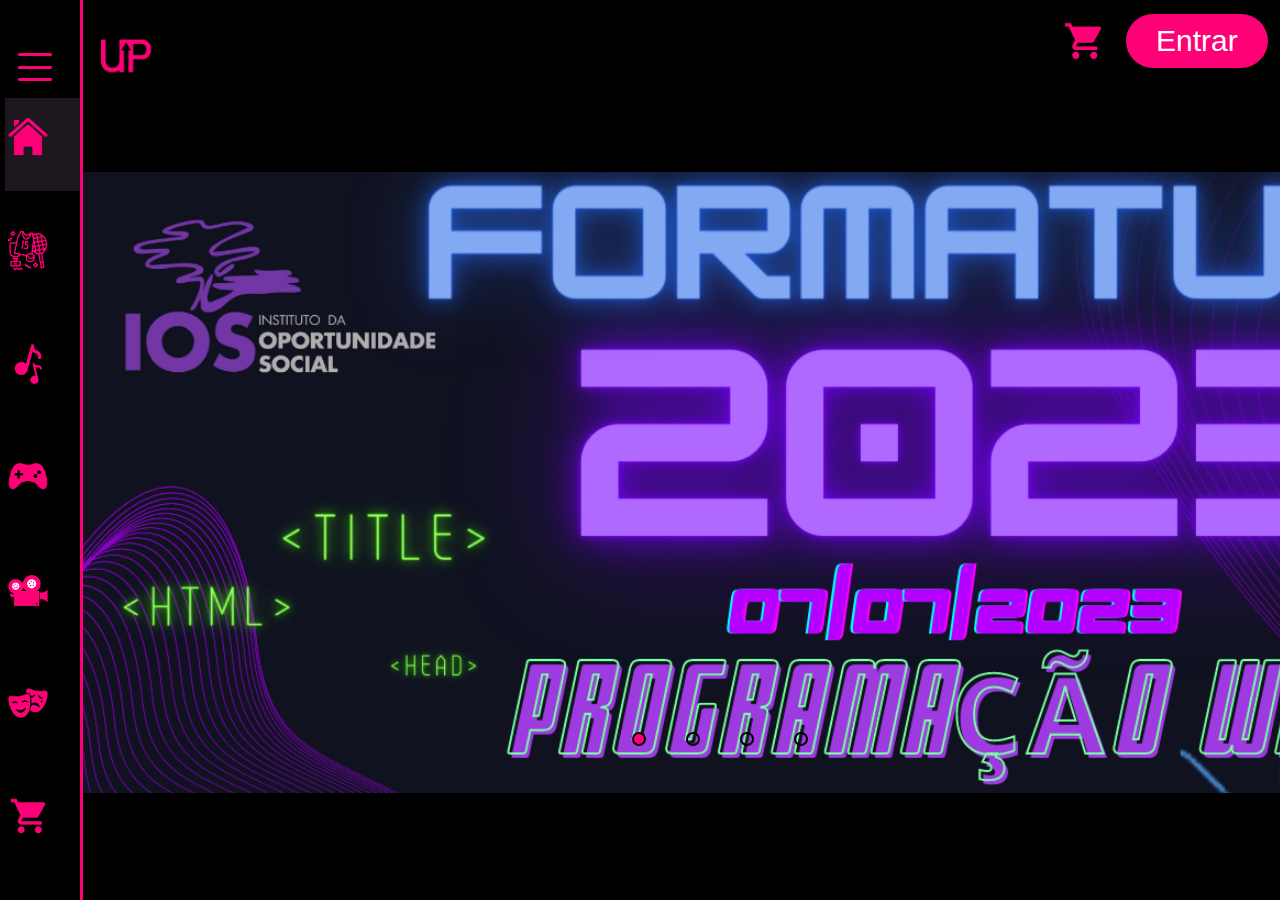
<file: index.html>
<!DOCTYPE html>
<html lang="pt-br">

<head>
    <meta charset="UTF-8">
    <meta name="viewport" content="width=device-width, initial-scale=1.0">
    <link rel="icon" href="ims/upsemfundo.png">
    <link rel="stylesheet" href="https://cdn.jsdelivr.net/npm/bootstrap-icons@1.10.5/font/bootstrap-icons.css">
    <link rel="stylesheet" href="paginainicial.css">

    <title>Level Up Events - Página Inícial</title>
</head>

<body>
    <!----------------------------------------CARREGAMENTO--------------------------------------------->

    <body onload="preCarregamento();">

        <div class="pre-carregamento">
            <div class="efeito-carregamento"> <img src="ims/upsemfundo.png" alt="" width="170px"></div>
        </div>

        <!--------------------------------------- BOTÃO EXPANDIR---------------------------------------->

        <nav class="menu-lateral">

            <div class="btn-expandir"><i class="bi bi-list" id="btn-exp"></i>
            </div>
            <!--------------------------------------------MENU LATERAL---------------------------------------->
            <ul>
                <li class="item-menu ativo">
                    <a href="#">
                        <span class="icon"><img class="im" src="ims/1.png" alt=""></span>
                        <span class="text-link">HOME</span>
                    </a>
                </li>

                <li class="item-menu">
                    <a href="#">
                        <span class="icon"><img class="im" src="ims/2.png" alt=""></span>
                        <span class="text-link">ESPORTES</span>
                    </a>
                </li>

                <li class="item-menu">
                    <a href="musc.html">
                        <span class="icon"><img class="im" src="ims/3.png" alt=""></span>
                        <span class="text-link">MÚSICA</span>
                    </a>
                </li>

                <li class="item-menu">
                    <a href="#">
                        <span class="icon"><img class="im" src="ims/4.png" alt=""></span>
                        <span class="text-link">GAMES</span>
                    </a>
                </li>

                <li class="item-menu">
                    <a href="#">
                        <span class="icon"><img class="im" src="ims/5.png" alt=""></span>
                        <span class="text-link">CINEMA</span>
                    </a>
                </li>

                <li class="item-menu">
                    <a href="#">
                        <span class="icon"><img class="im" src="ims/6.png" alt=""></span>
                        <span class="text-link">TEATRO</span>
                    </a>
                </li>

                <li class="item-menu">
                    <a href="#">
                        <span class="icon"><img class="im" src="ims/7.png" alt=""></span>
                        <span class="text-link">CARRINHO</span>
                    </a>
                </li>

                <li class="item-menu">
                    <a href="#">
                        <span class="icon"><img class="im" src="ims/8.png" alt=""></span>
                        <span class="text-link">SOBRE</span>
                    </a>
                </li>

                <li class="item-menu">
                    <a href="#">
                        <span class="icon"><img class="im" src="ims/9.png" alt=""></span>
                        <span class="text-link">LOGIN</span>
                    </a>
                </li>

            </ul>
        </nav>

        <!------------------------------------- CABEÇALHO---------------------------------------->

        <div class="container">
            <div class="esquerda">

                <img src="ims/upsemfundo.png" alt="" class="level">

            </div>
            <div class="direita">

                <img src="ims/7.png" alt="" class="levela">
                <p class="entrar"> Entrar </p>

            </div>
        </div>


        <!--------------------CARROSSEL------------------------------------>
        <div class="slider">

            <div class="slides">

                <input type="radio" name="radio-btn" id="radio1">
                <input type="radio" name="radio-btn" id="radio2">
                <input type="radio" name="radio-btn" id="radio3">
                <input type="radio" name="radio-btn" id="radio4">
               

                <div class="slide first">
                    <img src="ims/ini (2).png" alt="" class="cars">
                </div>

                <div class="slide">
                    <img src="ims/seja.png" alt="">
                </div>

                <div class="slide">
                    <img src="ims/seja.png" alt="">
                </div>

                <div class="slide">
                    <img src="ims/ini (2).png" alt="">
                </div>



                <div class="navigation-auto">

                    <div class="auto-btn1"></div>
                    <div class="auto-btn2"></div>
                    <div class="auto-btn3"></div>
                    <div class="auto-btn4"></div>


                </div>

            </div>

            <div class="manual-navigation">

                <label for="radio1" class="manual-btn"></label>
                <label for="radio2" class="manual-btn"></label>
                <label for="radio3" class="manual-btn"></label>
                <label for="radio4" class="manual-btn"></label>


            </div>

        </div>


        <!---------------------------------BOTAO DE TOOPO-------------------------------------->

        <button class="go-top-btn">
            <img src="ims/upsemfundo.png" alt="arrow up">
        </button>


        <script src="menu.js"></script>
    </body>

</html>
</file>
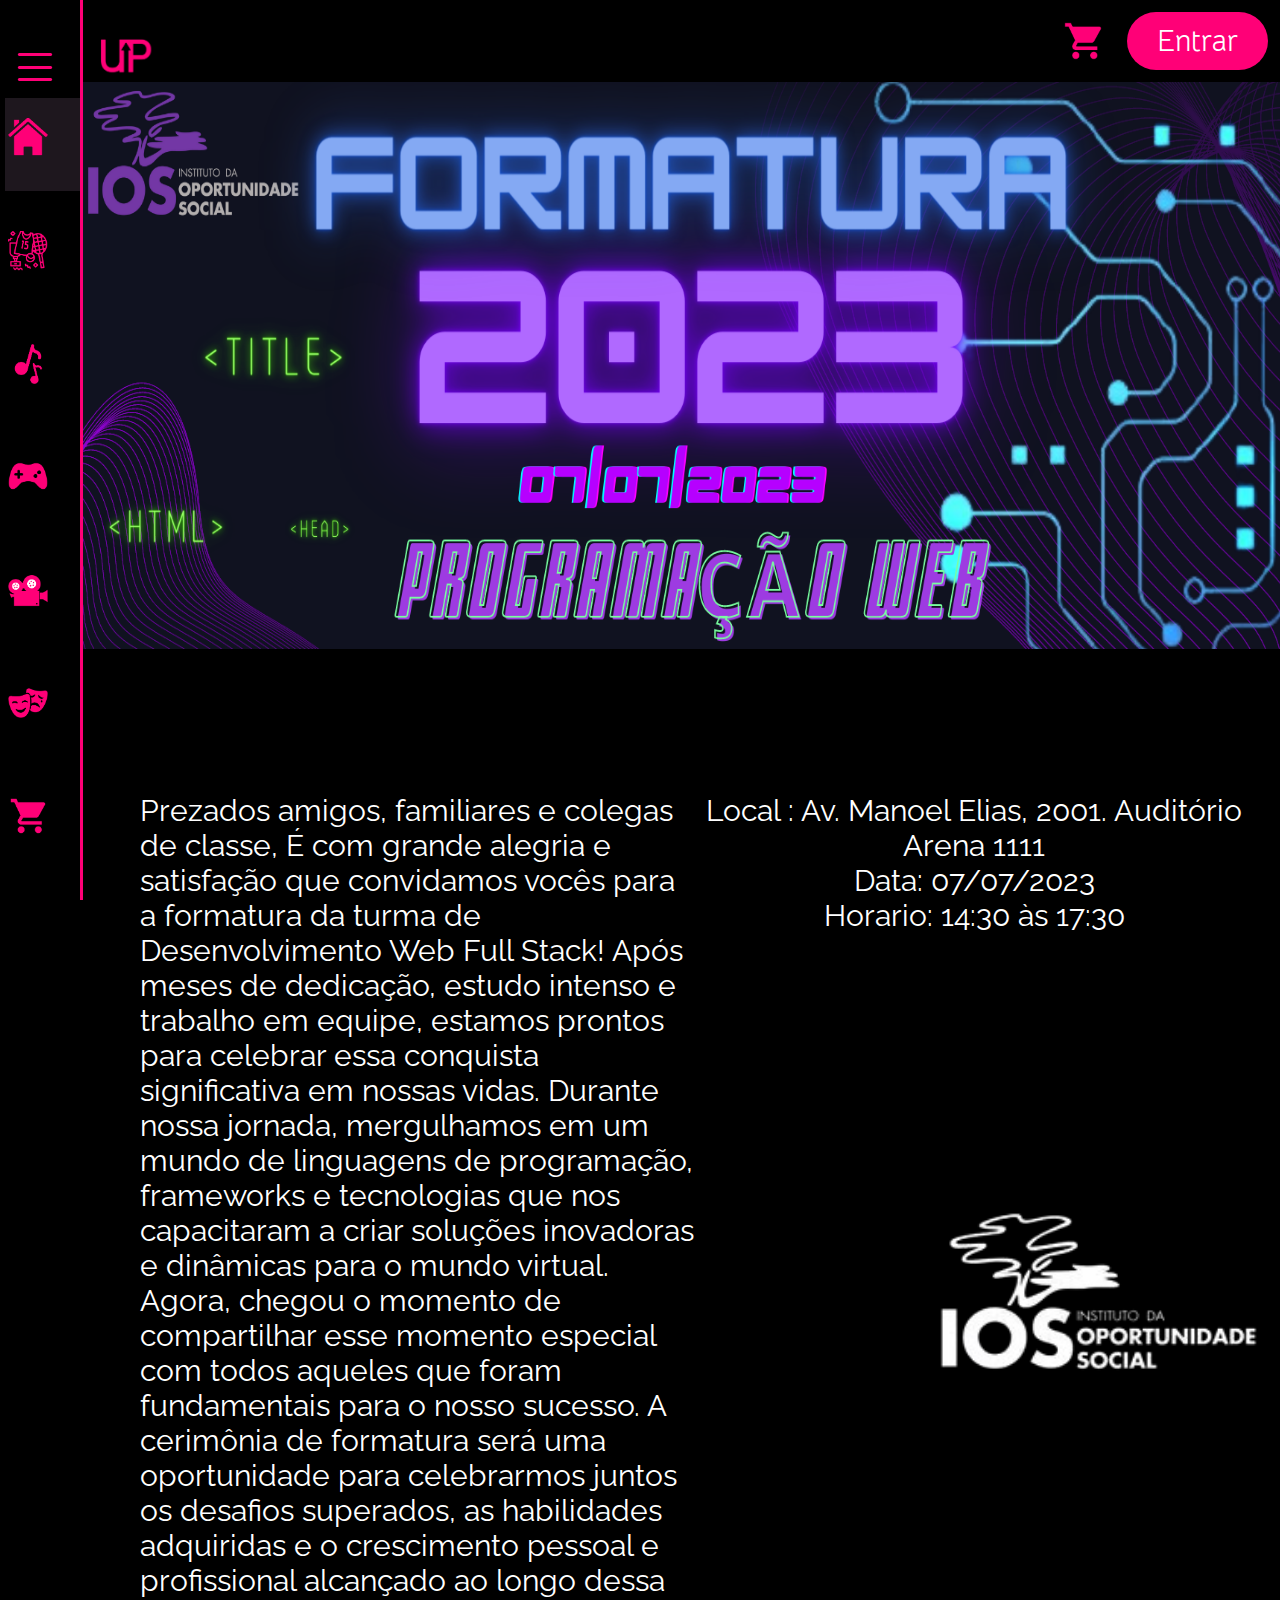
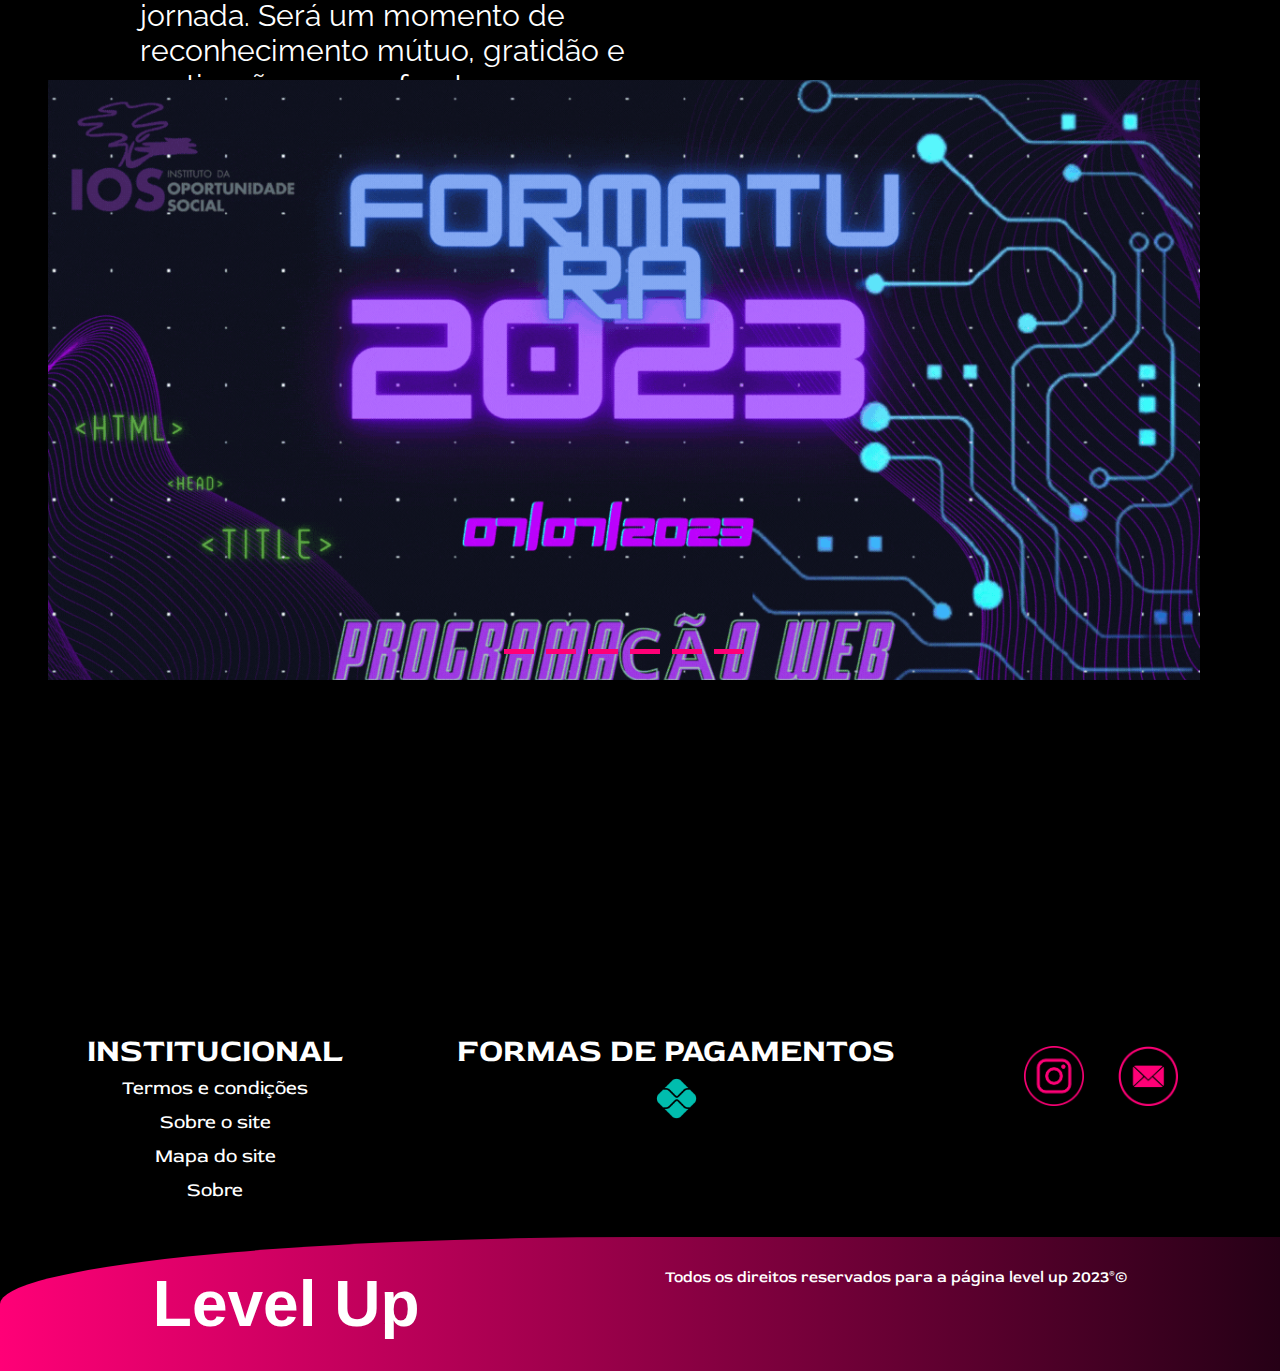
<file: formatura.html>
<!DOCTYPE html>
<html lang="pt-br">

<head>
    <meta charset="UTF-8">
    <meta http-equiv="X-UA-Compatible" content="IE=edge">
    <meta name="viewport" content="width=device-width, initial-scale=1.0">
    <link rel="stylesheet" href="formatura.css">
    <link rel="icon" href="ims/upsemfundo.png">
    <link rel="stylesheet" href="https://cdn.jsdelivr.net/npm/bootstrap-icons@1.10.5/font/bootstrap-icons.css">
    <title> Level Up Events</title>
</head>

<body>

    <!----------------------------------------CARREGAMENTO--------------------------------------------->

    <body onload="preCarregamento();">

        <div class="pre-carregamento">
            <div class="efeito-carregamento"> <img src="ims/upsemfundo.png" alt="" width="170px"></div>
        </div>


        <!------------------------- BOTÃO EXPANDIR--------------------------->

        <nav class="menu-lateral">

            <div class="btn-expandir"><i class="bi bi-list" id="btn-exp"></i>
                <!--<img src="ims/logosemfundo.png" alt="" width="70px">-->
            </div>
            <!---------------------------------MENU LATERAL  -------------------------->
            <ul>
                <li class="item-menu ativo">
                    <a href="#">
                        <span class="icon"><img class="im" src="ims/1.png" alt=""></span>
                        <span class="text-link">HOME</span>
                    </a>
                </li>

                <li class="item-menu">
                    <a href="#">
                        <span class="icon"><img class="im" src="ims/2.png" alt=""></span>
                        <span class="text-link">ESPORTES</span>
                    </a>
                </li>

                <li class="item-menu">
                    <a href="musc.html">
                        <span class="icon"><img class="im" src="ims/3.png" alt=""></span>
                        <span class="text-link">MÚSICA</span>
                    </a>
                </li>

                <li class="item-menu">
                    <a href="#">
                        <span class="icon"><img class="im" src="ims/4.png" alt=""></span>
                        <span class="text-link">GAMES</span>
                    </a>
                </li>

                <li class="item-menu">
                    <a href="#">
                        <span class="icon"><img class="im" src="ims/5.png" alt=""></span>
                        <span class="text-link">CINEMA</span>
                    </a>
                </li>

                <li class="item-menu">
                    <a href="#">
                        <span class="icon"><img class="im" src="ims/6.png" alt=""></span>
                        <span class="text-link">TEATRO</span>
                    </a>
                </li>

                <li class="item-menu">
                    <a href="#">
                        <span class="icon"><img class="im" src="ims/7.png" alt=""></span>
                        <span class="text-link">CARRINHO</span>
                    </a>
                </li>

                <li class="item-menu">
                    <a href="#">
                        <span class="icon"><img class="im" src="ims/8.png" alt=""></span>
                        <span class="text-link">SOBRE</span>
                    </a>
                </li>

                <li class="item-menu">
                    <a href="#">
                        <span class="icon"><img class="im" src="ims/9.png" alt=""></span>
                        <span class="text-link">LOGIN</span>
                    </a>
                </li>

            </ul>
        </nav>

        <!--------------------------- CABEÇALHO-------------------------------->

        <div class="container">

            <div class="esquerda">
                <img src="ims/upsemfundo.png" alt="" class="level">
            </div>

            <div class="direita">
                <img src="ims/7.png" alt="" class="levela">
                <p class="entrar"> Entrar </p>
            </div>

        </div>

        <!---------------------------------- CAPA ------------------------------->

        <div class="caps">
            <img src="ims/form.png" alt="" id="form">
        </div>


        <!-------------------------------------------DESCRIÇÃO------------------------------------------>
        <div class="geral">

            <div class="left">

                <p class="descricao"> Prezados amigos, familiares e colegas de classe,

                    É com grande alegria e satisfação que convidamos vocês para a formatura da turma de Desenvolvimento Web Full Stack! Após meses de dedicação, estudo intenso e trabalho em equipe, estamos prontos para celebrar essa conquista significativa em nossas vidas.



                    Durante nossa jornada, mergulhamos em um mundo de linguagens de programação, frameworks e tecnologias que nos capacitaram a criar soluções inovadoras e dinâmicas para o mundo virtual. Agora, chegou o momento de compartilhar esse momento especial com todos aqueles que foram fundamentais para o nosso sucesso.

                    A cerimônia de formatura será uma oportunidade para celebrarmos juntos os desafios superados, as habilidades adquiridas e o crescimento pessoal e profissional alcançado ao longo dessa jornada. Será um momento de reconhecimento mútuo, gratidão e motivação para enfrentarmos os desafios futuros.

                    Gostaríamos de expressar nossa profunda gratidão a nossos professores, mentores e amigos que nos apoiaram incondicionalmente durante essa trajetória. Sem a orientação deles, nossa jornada teria sido muito mais difícil. Também agradecemos às nossas famílias e entes queridos pelo amor, paciência e apoio constantes.


                    Estamos ansiosos para celebrar essa conquista em grande estilo com todos vocês. Esperamos vê-los lá!

                    Atenciosamente, <span class="ios"> Instituto da Oportunidade Social.</span>

                </p>
            </div>

            <div class="right ">
                <p class="descricao1"> Local : Av. Manoel Elias, 2001. Auditório Arena 1111</p>
                <p class="descricao1"> Data: 07/07/2023</p>
                <p class="descricao1"> Horario: 14:30 às 17:30</p>

                <br><br><br>
                <img src="ims/ioss.png" alt="" width="800px" class="ulala">
            </div>


        </div>

        <!---------------------------------------BOTAO DE TOOPO----------------------------- -->
        <button class="go-top-btn">
            <img src="ims/upsemfundo.png" alt="arrow up">
        </button>


        <!------------------------------ carrossel ------------------->
        <div class="conteiner">

            <div class="imagens">
                <input type="radio" name="radio" id="imagem1" checked>
                <input type="radio" name="radio" id="imagem2">
                <input type="radio" name="radio" id="imagem3">
                <input type="radio" name="radio" id="imagem4">
                <input type="radio" name="radio" id="imagem5">
                <input type="radio" name="radio" id="imagem6">

                <div class="imagem img1">
                    <img src="ims/giff.gif" alt="Girassol" class="carrocel">
                </div>

                <div class="imagem img2">
                    <img src="ims/tree.jpg" alt="Girassol" class="carrocel">
                </div>

                <div class="imagem img3">
                    <img src="ims/one.jpg" alt="Girassol" class="carrocel">
                </div>

                <div class="imagem img4">
                    <img src="ims/two.jpg" alt="Girassol" class="carrocel">
                </div>

                <div class="imagem img5">
                    <img src="ims/tree.jpg" alt="Girassol" class="carrocel">
                </div>

                <div class="imagem img6">
                    <img src="ims/five.jpg" alt="Girassol" class="carrocel">
                </div>

            </div>
            <div class="navegacao">
                <label for="imagem1" class="bar"></label>
                <label for="imagem2" class="bar"></label>
                <label for="imagem3" class="bar"></label>
                <label for="imagem4" class="bar"></label>
                <label for="imagem5" class="bar"></label>
                <label for="imagem6" class="bar"></label>
            </div>


        </div>


        <!------------------------------------------ FOOTER ------------------------------------------>


        <footer>
            <div class="links">

                <ol class="listol">
                    <h2> INSTITUCIONAL </h2>
                    <li><a href="#">Termos e condições</a></li>
                    <li><a href="#">Sobre o site</a></li>
                    <li><a href="#">Mapa do site</a></li>
                    <li><a href="#">Sobre</a></li>
                </ol>

                <ol class="listol">
                    <h2>FORMAS DE PAGAMENTOS</h2>
                    <li><a href="#"><img src="ims/pix.png" alt="" width="45px" style="border-radius:12px;"></a></li>
                   

                </ol>
                <div class="redes">
                    <a href="#"><img src="ims/insta2.png" id="redes" alt=""></a>
                    <a href="#"><img src="ims/email.png" id="redes" alt=""></a>

                </div>
            </div>
            <div class="copy">
                <h1 class="logo"> level up</h1>
                <p> Todos os direitos reservados para a página level up 2023&reg;&copy;</p>
            </div>
        </footer>

        <script src="menu.js"></script>
    </body>

</html>
</file>
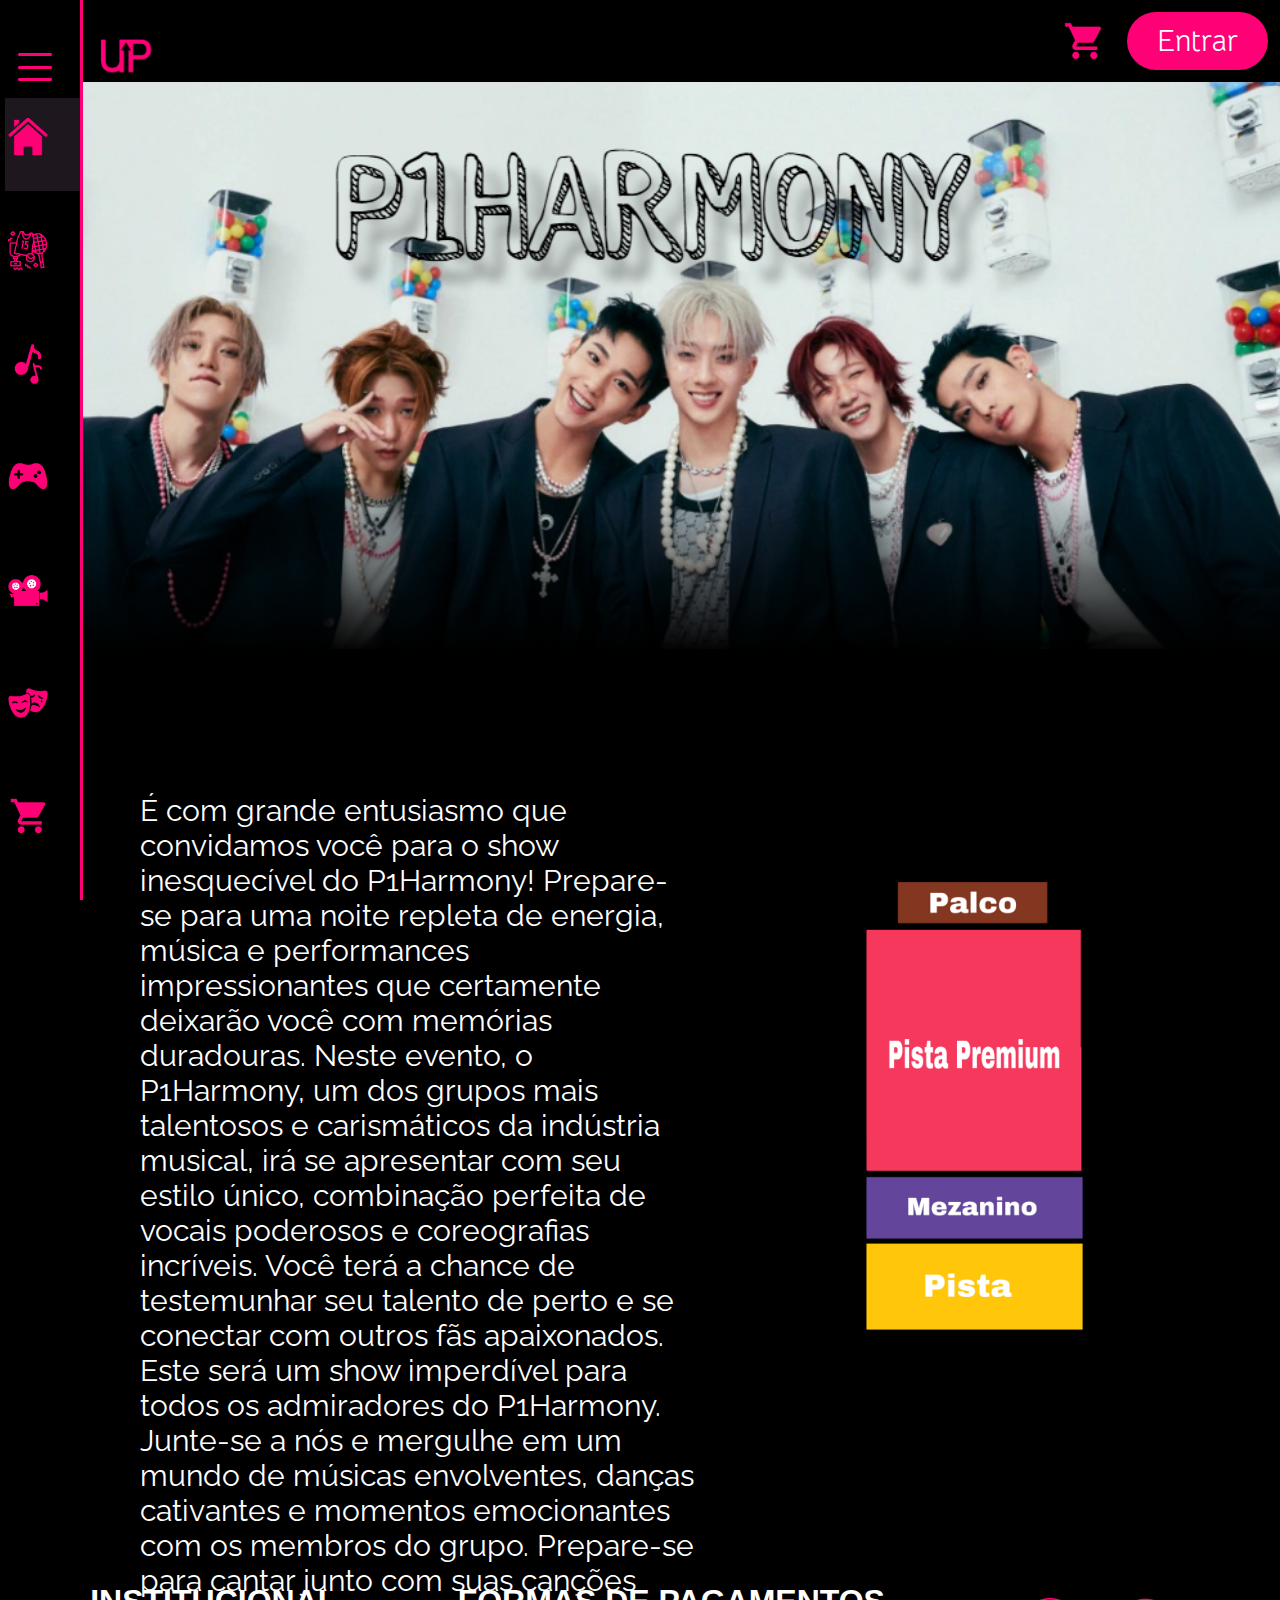
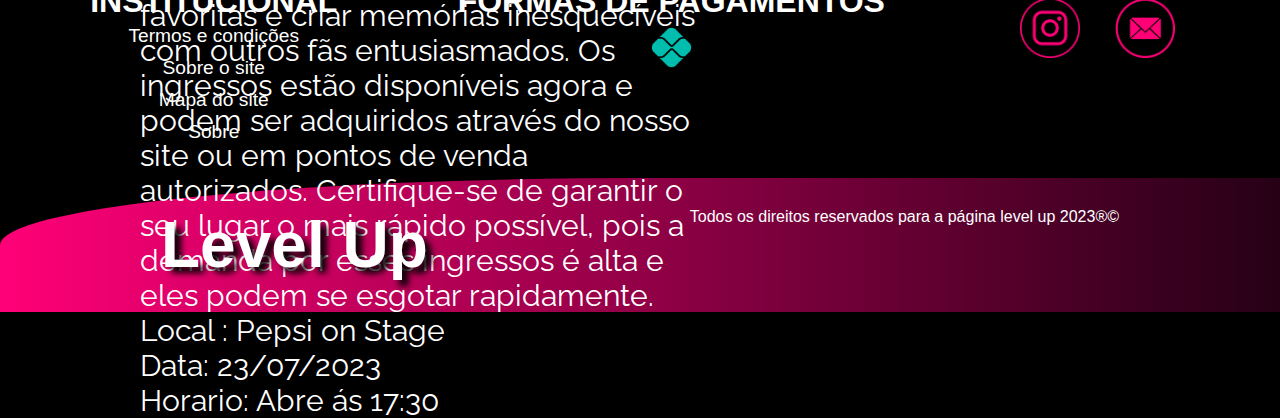
<file: harmoni.html>
<!DOCTYPE html>
<html lang="pt-br">

<head>
    <meta charset="UTF-8">
    <meta http-equiv="X-UA-Compatible" content="IE=edge">
    <meta name="viewport" content="width=device-width, initial-scale=1.0">
    <link rel="stylesheet" href="musc.css">
    <link rel="stylesheet" href="formatura.css">
    <link rel="icon" href="ims/upsemfundo.png">
    <link rel="stylesheet" href="https://cdn.jsdelivr.net/npm/bootstrap-icons@1.10.5/font/bootstrap-icons.css">
    <title> P1harmony</title>

    <style>
        .conteudo {
            width: 100%;
            position: relative;
            background-image: linear-gradient(rgba(0, 0, 0, 0) 70%, #000 100%);
        }

        .top {
            margin-top: 0rem;
        }

        footer {
            margin-top: 20vh;
        }

        .descricao1 {
            text-align: justify;
        }
    </style>
</head>

<body>


    <!----------------------------------------CARREGAMENTO--------------------------------------------->

    <body onload="preCarregamento();">

        <div class="pre-carregamento">
            <div class="efeito-carregamento"> <img src="ims/upsemfundo.png" alt="" width="170px"></div>
        </div>


    <!------------------------- BOTÃO EXPANDIR--------------------------->

    <nav class="menu-lateral">

        <div class="btn-expandir"><i class="bi bi-list" id="btn-exp"></i>
            <!--<img src="ims/logosemfundo.png" alt="" width="70px">-->
        </div>
        <!---------------------------------MENU LATERAL  -------------------------->
        <ul>
            <li class="item-menu ativo">
                <a href="#">
                    <span class="icon"><img class="im" src="ims/1.png" alt=""></span>
                    <span class="text-link">HOME</span>
                </a>
            </li>

            <li class="item-menu">
                <a href="#">
                    <span class="icon"><img class="im" src="ims/2.png" alt=""></span>
                    <span class="text-link">ESPORTES</span>
                </a>
            </li>

            <li class="item-menu">
                <a href="musc.html">
                    <span class="icon"><img class="im" src="ims/3.png" alt=""></span>
                    <span class="text-link">MÚSICA</span>
                </a>
            </li>

            <li class="item-menu">
                <a href="#">
                    <span class="icon"><img class="im" src="ims/4.png" alt=""></span>
                    <span class="text-link">GAMES</span>
                </a>
            </li>

            <li class="item-menu">
                <a href="#">
                    <span class="icon"><img class="im" src="ims/5.png" alt=""></span>
                    <span class="text-link">CINEMA</span>
                </a>
            </li>

            <li class="item-menu">
                <a href="#">
                    <span class="icon"><img class="im" src="ims/6.png" alt=""></span>
                    <span class="text-link">TEATRO</span>
                </a>
            </li>

            <li class="item-menu">
                <a href="#">
                    <span class="icon"><img class="im" src="ims/7.png" alt=""></span>
                    <span class="text-link">CARRINHO</span>
                </a>
            </li>

            <li class="item-menu">
                <a href="#">
                    <span class="icon"><img class="im" src="ims/8.png" alt=""></span>
                    <span class="text-link">SOBRE</span>
                </a>
            </li>

            <li class="item-menu">
                <a href="#">
                    <span class="icon"><img class="im" src="ims/9.png" alt=""></span>
                    <span class="text-link">LOGIN</span>
                </a>
            </li>

        </ul>
    </nav>

    <!--------------------------- CABEÇALHO-------------------------------->
    <div class="container">

        <div class="esquerda">
            <img src="ims/upsemfundo.png" alt="" class="level">
        </div>

        <div class="direita">
            <img src="ims/7.png" alt="" class="levela">
            <p class="entrar"> Entrar </p>
        </div>

    </div>

    <!---------------------------------- CAPA ------------------------------->

    <div class="conteudo">
        <img src="ims/p1onner.jpg" alt="" id="capa">
        <div class="legenda">
            <h1> </h1>
        </div>
    </div>


    <!------------------------------DESCRIÇÃO------------------------------------------>
    <div class="geral">
        <div class="left">
            <p class="descricao">

                É com grande entusiasmo que convidamos você para o show inesquecível do P1Harmony! Prepare-se para uma noite repleta de energia, música e performances impressionantes que certamente deixarão você com memórias duradouras.

                Neste evento, o P1Harmony, um dos grupos mais talentosos e carismáticos da indústria musical, irá se apresentar com seu estilo único, combinação perfeita de vocais poderosos e coreografias incríveis. Você terá a chance de testemunhar seu talento de perto e se conectar com outros fãs apaixonados.

                Este será um show imperdível para todos os admiradores do P1Harmony. Junte-se a nós e mergulhe em um mundo de músicas envolventes, danças cativantes e momentos emocionantes com os membros do grupo. Prepare-se para cantar junto com suas canções favoritas e criar memórias inesquecíveis com outros fãs entusiasmados.

                Os ingressos estão disponíveis agora e podem ser adquiridos através do nosso site ou em pontos de venda autorizados. Certifique-se de garantir o seu lugar o mais rápido possível, pois a demanda por esses ingressos é alta e eles podem se esgotar rapidamente.</p>

            <p class="descricao1"> Local : Pepsi on Stage</p>
            <p class="descricao1"> Data: 23/07/2023</p>
            <p class="descricao1"> Horario: Abre ás 17:30</p>
        </div>

        <div class="right ">
            <img src="ims/pepsi.jpeg" alt="" width="100%" class="top">
        </div>

    </div>

    <!--------------------------------------- FOOTER-------------------------------------->


    <footer>
        <div class="links">

            <ol class="listol">
                <h2> INSTITUCIONAL </h2>
                <li><a href="#">Termos e condições</a></li>
                <li><a href="#">Sobre o site</a></li>
                <li><a href="#">Mapa do site</a></li>
                <li><a href="#">Sobre</a></li>
            </ol>

            <ol class="listol">
                <h2>FORMAS DE PAGAMENTOS</h2>
                <li><a href="#"><img src="ims/pix.png" alt="" width="45px" style="border-radius:12px;"></a></li>
               

            </ol>
            <div class="redes">
                <a href="#"><img src="ims/insta2.png" id="redes" alt=""></a>
                <a href="#"><img src="ims/email.png" id="redes" alt=""></a>

            </div>
        </div>
        <div class="copy">
            <h1 class="logo"> level up</h1>
            <p> Todos os direitos reservados para a página level up 2023&reg;&copy;</p>
        </div>
    </footer>
    <!---------------------------------------BOTAO DE TOOPO----------------------------- -->
    <button class="go-top-btn">
        <img src="ims/upsemfundo.png" alt="arrow up">
    </button>

    <script src="menu.js"></script>
</body>

</html>
</file>
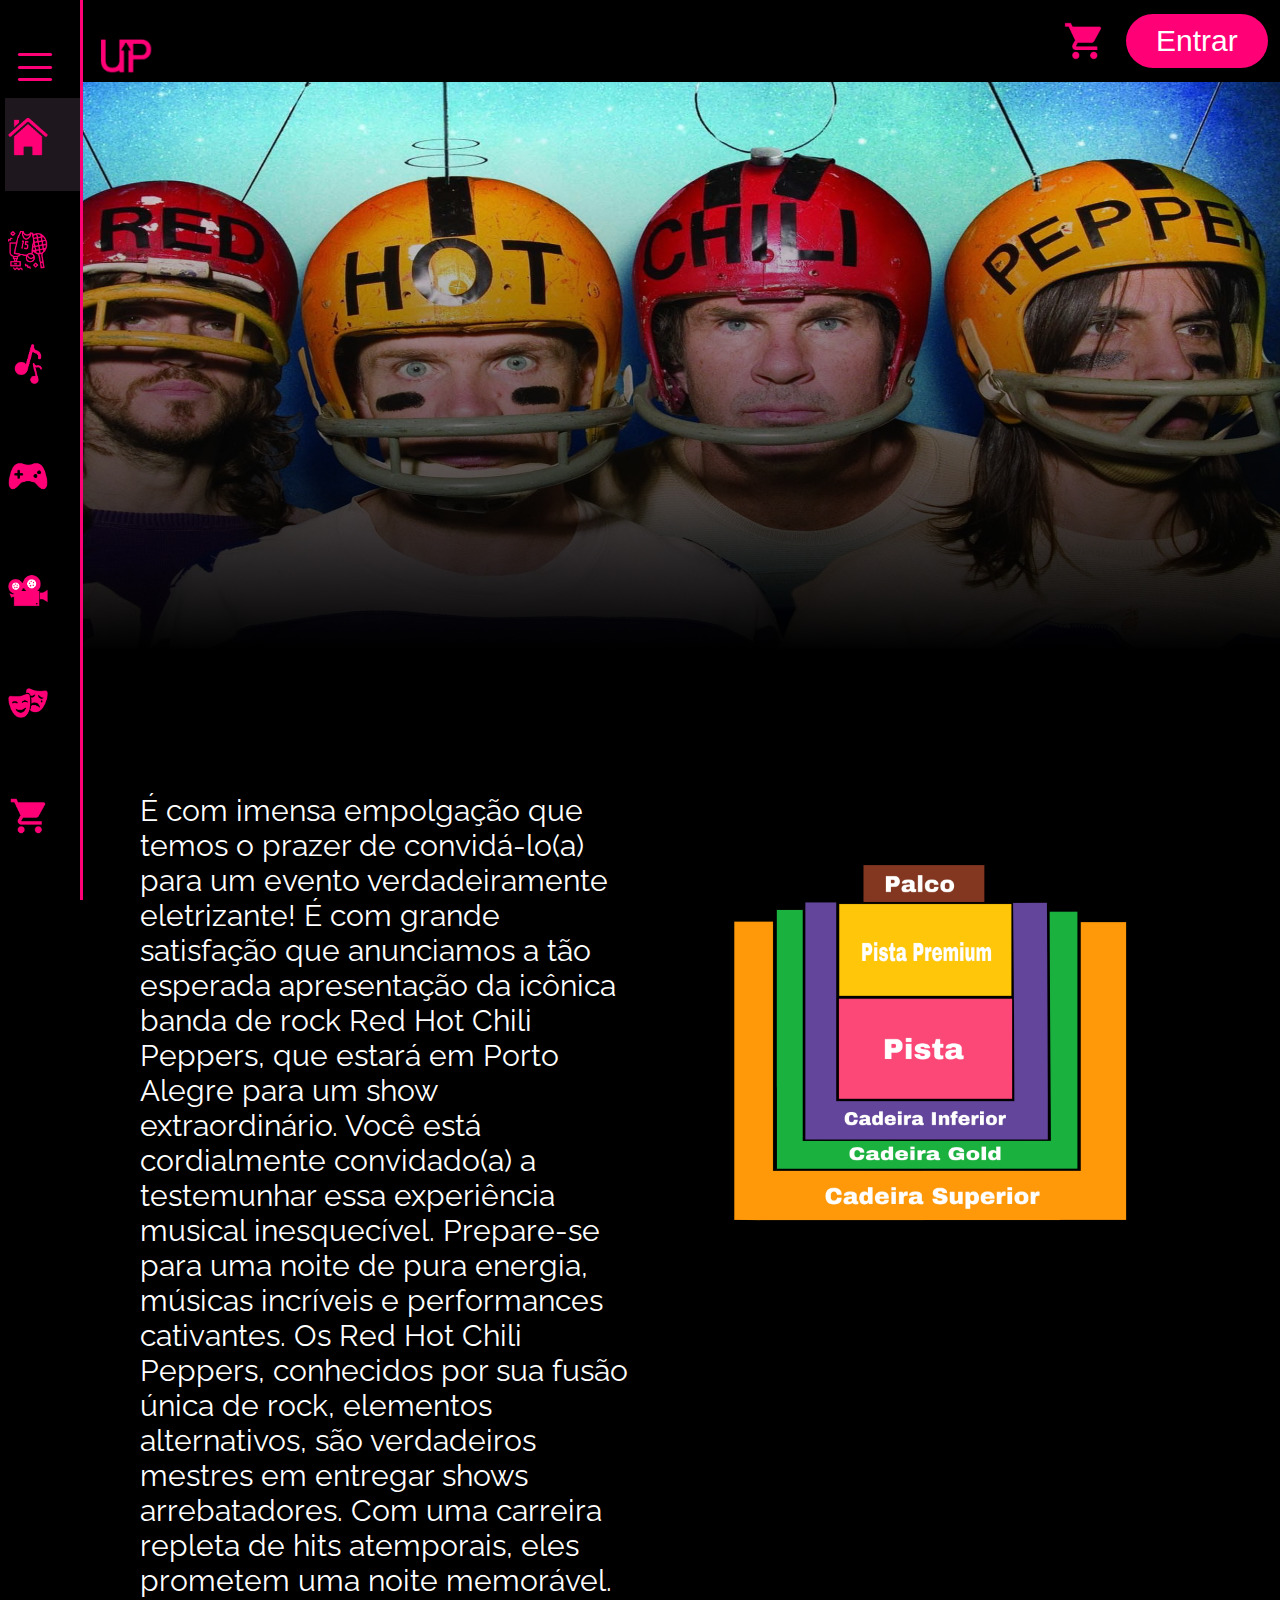
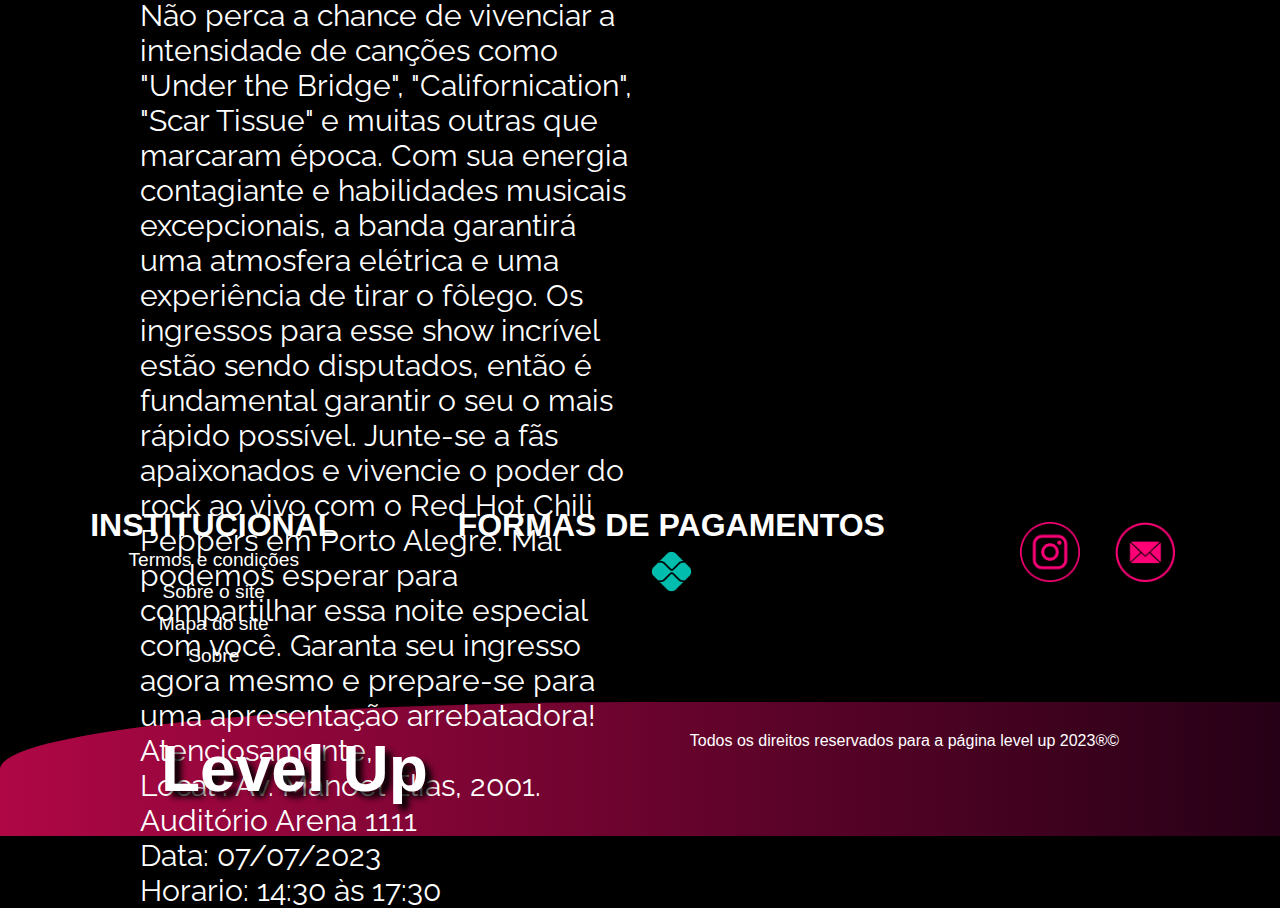
<file: rehot.html>
<!DOCTYPE html>
<html lang="pt-br">

<head>
    <meta charset="UTF-8">
    <meta http-equiv="X-UA-Compatible" content="IE=edge">
    <meta name="viewport" content="width=device-width, initial-scale=1.0">
    <link rel="stylesheet" href="musc.css">
    <link rel="stylesheet" href="red.css">
    <link rel="icon" href="ims/upsemfundo.png">
    <link rel="stylesheet" href="https://cdn.jsdelivr.net/npm/bootstrap-icons@1.10.5/font/bootstrap-icons.css">
    <title> Red Hot Chili Peppers</title>
</head>

<body>

    <!----------------------------------------CARREGAMENTO--------------------------------------------->

    <body onload="preCarregamento();">

        <div class="pre-carregamento">
            <div class="efeito-carregamento"> <img src="ims/upsemfundo.png" alt="" width="170px"></div>
        </div>


    <!------------------------- BOTÃO EXPANDIR--------------------------->

    <nav class="menu-lateral">

        <div class="btn-expandir"><i class="bi bi-list" id="btn-exp"></i>
            <!--<img src="ims/logosemfundo.png" alt="" width="70px">-->
        </div>
        <!---------------------------------MENU LATERAL  -------------------------->
        <ul>
            <li class="item-menu ativo">
                <a href="#">
                    <span class="icon"><img class="im" src="ims/1.png" alt=""></span>
                    <span class="text-link">HOME</span>
                </a>
            </li>

            <li class="item-menu">
                <a href="#">
                    <span class="icon"><img class="im" src="ims/2.png" alt=""></span>
                    <span class="text-link">ESPORTES</span>
                </a>
            </li>

            <li class="item-menu">
                <a href="musc.html">
                    <span class="icon"><img class="im" src="ims/3.png" alt=""></span>
                    <span class="text-link">MÚSICA</span>
                </a>
            </li>

            <li class="item-menu">
                <a href="#">
                    <span class="icon"><img class="im" src="ims/4.png" alt=""></span>
                    <span class="text-link">GAMES</span>
                </a>
            </li>

            <li class="item-menu">
                <a href="#">
                    <span class="icon"><img class="im" src="ims/5.png" alt=""></span>
                    <span class="text-link">CINEMA</span>
                </a>
            </li>

            <li class="item-menu">
                <a href="#">
                    <span class="icon"><img class="im" src="ims/6.png" alt=""></span>
                    <span class="text-link">TEATRO</span>
                </a>
            </li>

            <li class="item-menu">
                <a href="#">
                    <span class="icon"><img class="im" src="ims/7.png" alt=""></span>
                    <span class="text-link">CARRINHO</span>
                </a>
            </li>

            <li class="item-menu">
                <a href="#">
                    <span class="icon"><img class="im" src="ims/8.png" alt=""></span>
                    <span class="text-link">SOBRE</span>
                </a>
            </li>

            <li class="item-menu">
                <a href="#">
                    <span class="icon"><img class="im" src="ims/9.png" alt=""></span>
                    <span class="text-link">LOGIN</span>
                </a>
            </li>

        </ul>
    </nav>

    <!--------------------------- CABEÇALHO-------------------------------->
    <div class="container">

        <div class="esquerda">
            <img src="ims/upsemfundo.png" alt="" class="level">
        </div>

        <div class="direita">
            <img src="ims/7.png" alt="" class="levela">
            <p class="entrar"> Entrar </p>
        </div>

    </div>

    <!---------------------------------- CAPA ------------------------------->


    <div class="conteudo">
        <img src="ims/redt.png" alt="" id="capa">
        <div class="legenda">
            <h1> </h1>
        </div>
    </div>


    <!-------------------------------------------DESCRIÇÃO------------------------------------------>
    <div class="geral">

        <div class="left">

            <p class="descricao">
                É com imensa empolgação que temos o prazer de convidá-lo(a) para um evento verdadeiramente eletrizante! É com grande satisfação que anunciamos a tão esperada apresentação da icônica banda de rock Red Hot Chili Peppers, que estará em Porto Alegre para um show extraordinário. Você está cordialmente convidado(a) a testemunhar essa experiência musical inesquecível.


                Prepare-se para uma noite de pura energia, músicas incríveis e performances cativantes. Os Red Hot Chili Peppers, conhecidos por sua fusão única de rock, elementos alternativos, são verdadeiros mestres em entregar shows arrebatadores. Com uma carreira repleta de hits atemporais, eles prometem uma noite memorável.

                Não perca a chance de vivenciar a intensidade de canções como "Under the Bridge", "Californication", "Scar Tissue" e muitas outras que marcaram época. Com sua energia contagiante e habilidades musicais excepcionais, a banda garantirá uma atmosfera elétrica e uma experiência de tirar o fôlego.

                Os ingressos para esse show incrível estão sendo disputados, então é fundamental garantir o seu o mais rápido possível. Junte-se a fãs apaixonados e vivencie o poder do rock ao vivo com o Red Hot Chili Peppers em Porto Alegre.

                Mal podemos esperar para compartilhar essa noite especial com você. Garanta seu ingresso agora mesmo e prepare-se para uma apresentação arrebatadora!

                Atenciosamente, </p>

            <p class="descricao1"> Local : Av. Manoel Elias, 2001. Auditório Arena 1111</p>
            <p class="descricao1"> Data: 07/07/2023</p>
            <p class="descricao1"> Horario: 14:30 às 17:30</p>
        </div>

        <div class="right ">
            <img src="ims/arena.jpeg" alt="" width="90%" class="map">
        </div>

    </div>

    <!--------------------------------------- FOOTER-------------------------------------->


    <footer>
        <div class="links">

            <ol class="listol">
                <h2> INSTITUCIONAL </h2>
                <li><a href="#">Termos e condições</a></li>
                <li><a href="#">Sobre o site</a></li>
                <li><a href="#">Mapa do site</a></li>
                <li><a href="#">Sobre</a></li>
            </ol>

            <ol class="listol">
                <h2>FORMAS DE PAGAMENTOS</h2>
                <li><a href="#"><img src="ims/pix.png" alt="" width="45px" style="border-radius:12px;"></a></li>


            </ol>
            <div class="redes">
                <a href="#"><img src="ims/insta2.png" id="redes" alt=""></a>
                <a href="#"><img src="ims/email.png" id="redes" alt=""></a>

            </div>
        </div>
        <div class="copy">
            <h1 class="logo"> level up</h1>
            <p> Todos os direitos reservados para a página level up 2023&reg;&copy;</p>
        </div>
    </footer>


    <!---------------------------------------BOTAO DE TOOPO----------------------------- -->
    <button class="go-top-btn">
        <img src="ims/upsemfundo.png" alt="arrow up">
    </button>




    <script src="menu.js"></script>



</body>

</html>
</file>
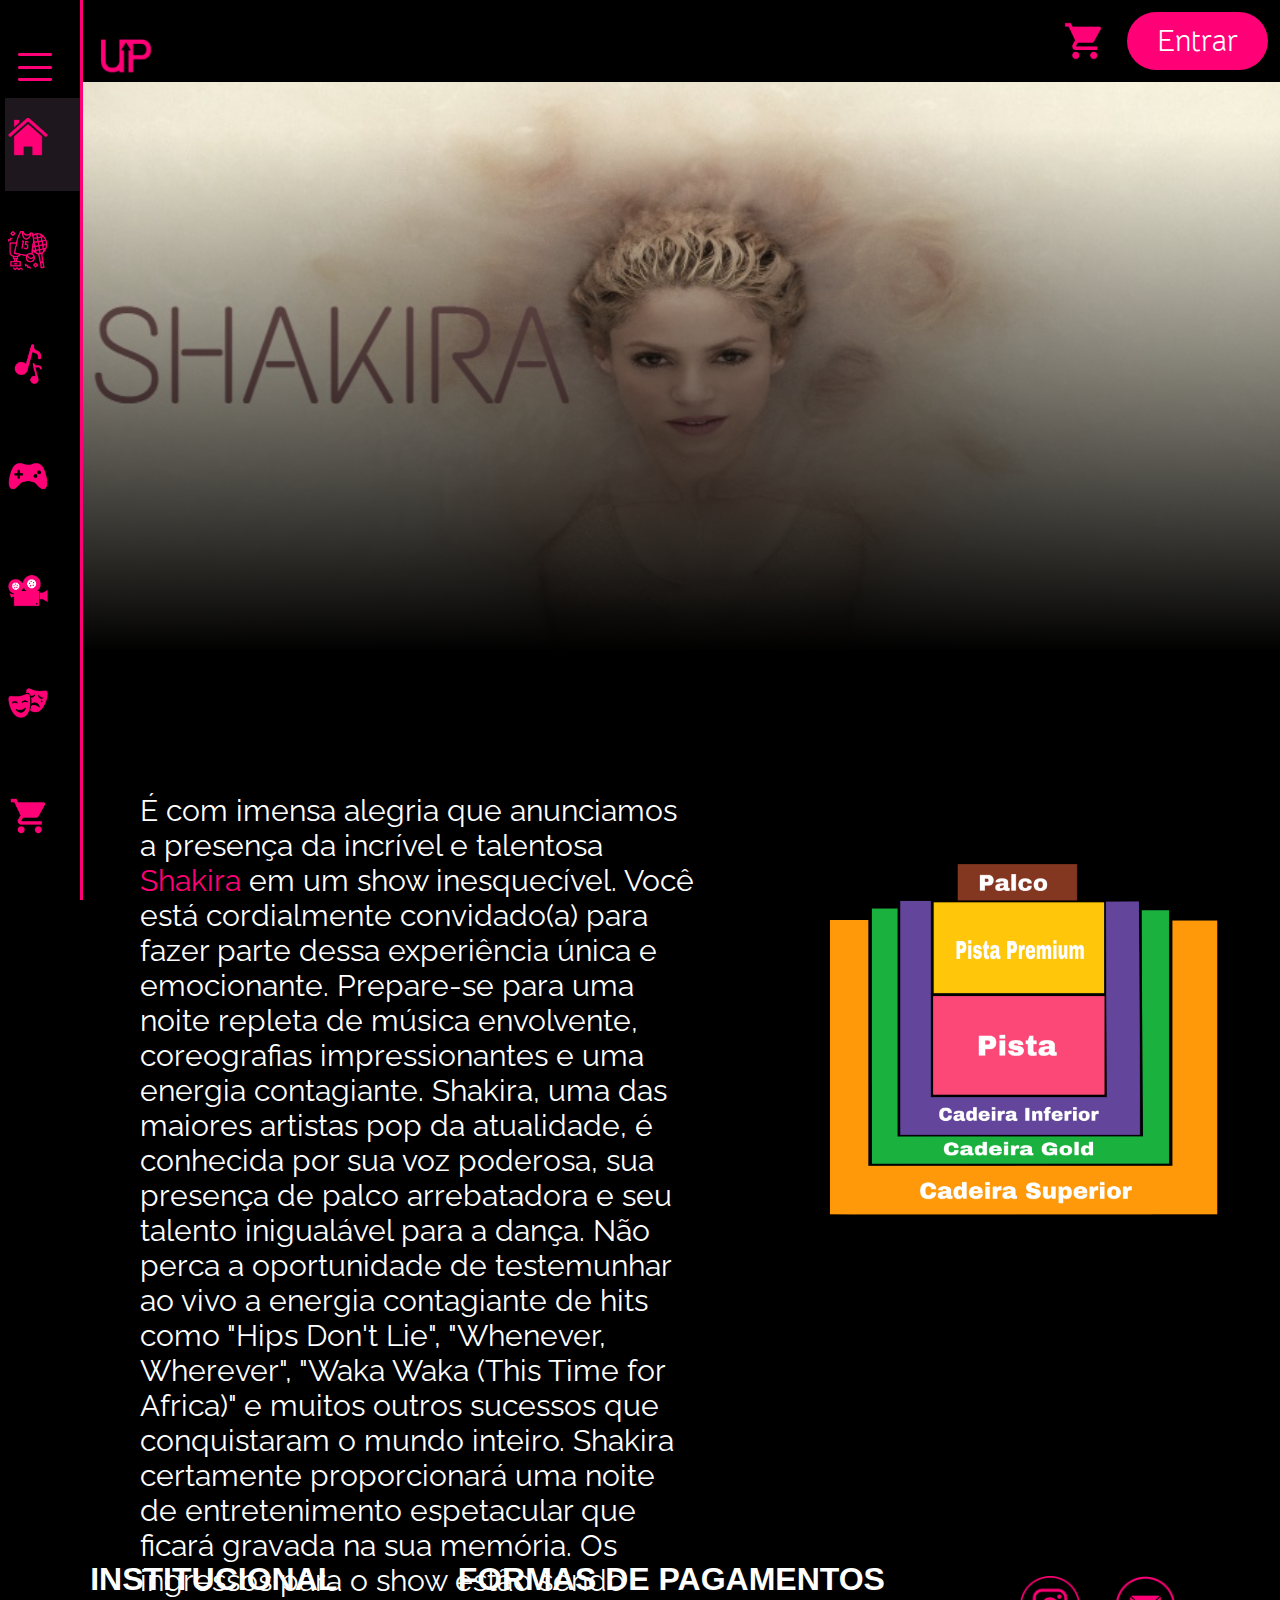
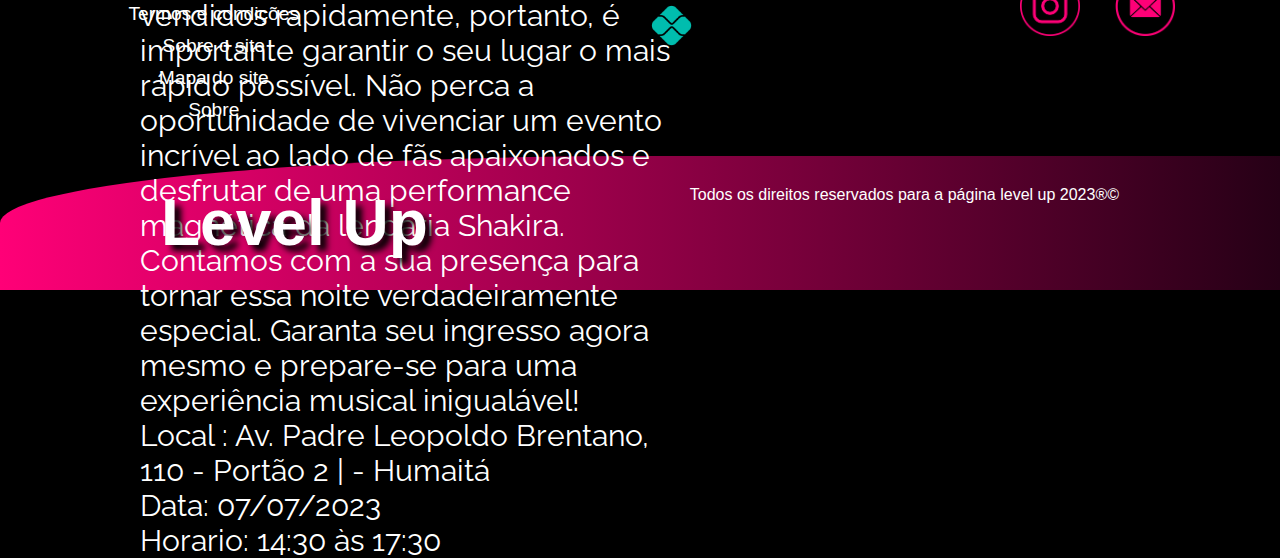
<file: shakira.html>
<!DOCTYPE html>
<html lang="pt-br">

<head>
    <meta charset="UTF-8">
    <meta http-equiv="X-UA-Compatible" content="IE=edge">
    <meta name="viewport" content="width=device-width, initial-scale=1.0">
    <link rel="stylesheet" href="musc.css">
    <link rel="icon" href="ims/upsemfundo.png">
    <link rel="stylesheet" href="formatura.css">
    <link rel="stylesheet" href="https://cdn.jsdelivr.net/npm/bootstrap-icons@1.10.5/font/bootstrap-icons.css">

    <style>
        #capa {
            z-index: -1;
            background-position: center;
            background-size: cover;
            margin-top: 10px;
            width: 100%;
            height: 15cm;
            position: relative;
        }

        .conteudo {
            margin-left: 80px;
            width: 95.5%;
            position: relative;
            background-image: linear-gradient(180deg, rgba(0, 0, 0, 0) 9.74%, #000 100%);
        }

        .sha {
            margin-left: 100px;
        }

        .descricao, .descricao1 {
            text-align:  left;
        }

        footer {
            margin-top: 30vh;
        }
    </style>


    <title> Shakira</title>
</head>

<body>

    <!----------------------------------------CARREGAMENTO--------------------------------------------->

    <body onload="preCarregamento();">

        <div class="pre-carregamento">
            <div class="efeito-carregamento"> <img src="ims/upsemfundo.png" alt="" width="170px"></div>
        </div>

    
    <!------------------------- BOTÃO EXPANDIR--------------------------->

    <nav class="menu-lateral">

        <div class="btn-expandir"><i class="bi bi-list" id="btn-exp"></i>
            <!--<img src="ims/logosemfundo.png" alt="" width="70px">-->
        </div>
        <!---------------------------------MENU LATERAL  -------------------------->
        <ul>
            <li class="item-menu ativo">
                <a href="#">
                    <span class="icon"><img class="im" src="ims/1.png" alt=""></span>
                    <span class="text-link">HOME</span>
                </a>
            </li>

            <li class="item-menu">
                <a href="#">
                    <span class="icon"><img class="im" src="ims/2.png" alt=""></span>
                    <span class="text-link">ESPORTES</span>
                </a>
            </li>

            <li class="item-menu">
                <a href="musc.html">
                    <span class="icon"><img class="im" src="ims/3.png" alt=""></span>
                    <span class="text-link">MÚSICA</span>
                </a>
            </li>

            <li class="item-menu">
                <a href="#">
                    <span class="icon"><img class="im" src="ims/4.png" alt=""></span>
                    <span class="text-link">GAMES</span>
                </a>
            </li>

            <li class="item-menu">
                <a href="#">
                    <span class="icon"><img class="im" src="ims/5.png" alt=""></span>
                    <span class="text-link">CINEMA</span>
                </a>
            </li>

            <li class="item-menu">
                <a href="#">
                    <span class="icon"><img class="im" src="ims/6.png" alt=""></span>
                    <span class="text-link">TEATRO</span>
                </a>
            </li>

            <li class="item-menu">
                <a href="#">
                    <span class="icon"><img class="im" src="ims/7.png" alt=""></span>
                    <span class="text-link">CARRINHO</span>
                </a>
            </li>

            <li class="item-menu">
                <a href="#">
                    <span class="icon"><img class="im" src="ims/8.png" alt=""></span>
                    <span class="text-link">SOBRE</span>
                </a>
            </li>

            <li class="item-menu">
                <a href="#">
                    <span class="icon"><img class="im" src="ims/9.png" alt=""></span>
                    <span class="text-link">LOGIN</span>
                </a>
            </li>

        </ul>
    </nav>

    <!--------------------------- CABEÇALHO-------------------------------->
    <div class="container">

        <div class="esquerda">
            <img src="ims/upsemfundo.png" alt="" class="level">
        </div>

        <div class="direita">
            <img src="ims/7.png" alt="" class="levela">
            <p class="entrar"> Entrar </p>
        </div>

    </div>

    <!---------------------------------- CAPA ------------------------------->

    <div class="conteudo">
        <img src="ims/shaki.jpg" alt="" id="capa">
        <div class="legenda">
            <h1> </h1>
        </div>
    </div>


    <!-------------------------------------------DESCRIÇÃO------------------------------------------>
    <div class="geral">

        <div class="left">
            <p class="descricao">


                É com imensa alegria que anunciamos a presença da incrível e talentosa <span class="ios">Shakira </span> em um show inesquecível. Você está cordialmente convidado(a) para fazer parte dessa experiência única e emocionante.

                Prepare-se para uma noite repleta de música envolvente, coreografias impressionantes e uma energia contagiante. Shakira, uma das maiores artistas pop da atualidade, é conhecida por sua voz poderosa, sua presença de palco arrebatadora e seu talento inigualável para a dança.

                Não perca a oportunidade de testemunhar ao vivo a energia contagiante de hits como "Hips Don't Lie", "Whenever, Wherever", "Waka Waka (This Time for Africa)" e muitos outros sucessos que conquistaram o mundo inteiro. Shakira certamente proporcionará uma noite de entretenimento espetacular que ficará gravada na sua memória.

                Os ingressos para o show estão sendo vendidos rapidamente, portanto, é importante garantir o seu lugar o mais rápido possível. Não perca a oportunidade de vivenciar um evento incrível ao lado de fãs apaixonados e desfrutar de uma performance magnética da lendária Shakira.

                Contamos com a sua presença para tornar essa noite verdadeiramente especial. Garanta seu ingresso agora mesmo e prepare-se para uma experiência musical inigualável!</p>

            <p class="descricao1"> Local : Av. Padre Leopoldo Brentano, 110 - Portão 2 | - Humaitá</p>
            <p class="descricao1"> Data: 07/07/2023</p>
            <p class="descricao1"> Horario: 14:30 às 17:30</p>
        </div>

        <div class="right ">
            <img src="ims/arena.jpeg" alt="" width="80%" class="sha">
        </div>

    </div>


    <!--------------------------------------- FOOTER-------------------------------------->


    <footer>
        <div class="links">

            <ol class="listol">
                <h2> INSTITUCIONAL </h2>
                <li><a href="#">Termos e condições</a></li>
                <li><a href="#">Sobre o site</a></li>
                <li><a href="#">Mapa do site</a></li>
                <li><a href="#">Sobre</a></li>
            </ol>

            <ol class="listol">
                <h2>FORMAS DE PAGAMENTOS</h2>
                <li><a href="#"><img src="ims/pix.png" alt="" width="45px" style="border-radius:12px;"></a></li>


            </ol>
            <div class="redes">
                <a href="#"><img src="ims/insta2.png" id="redes" alt=""></a>
                <a href="#"><img src="ims/email.png" id="redes" alt=""></a>

            </div>
        </div>
        <div class="copy">
            <h1 class="logo"> level up</h1>
            <p> Todos os direitos reservados para a página level up 2023&reg;&copy;</p>
        </div>
    </footer>

    <!---------------------------------------BOTAO DE TOOPO----------------------------- -->
    <button class="go-top-btn">
        <img src="ims/upsemfundo.png" alt="arrow up">
    </button>




    <script src="menu.js"></script>
</body>

</html>
</file>
<file: paginainicial.css>
@import url('https://fonts.googleapis.com/css2?family=Raleway:wght@200&display=swap');

@import url('https://fonts.googleapis.com/css2?family=Righteous&display=swap');
 /* --------------------------------MENU LATERAL------------------------------ */

nav.menu-lateral{
    z-index: 1;
    width: 80px;
    height: 100%;
    background-color: rgb(0, 0, 0);
    padding: 40px 0 40px 1%;
    box-shadow: 3px 0 0 #Ff0077;
    position: fixed;
    top: 0;
    left: 0;
    overflow: hidden;
    transition: 0.5s;
    overflow-y: scroll;
    padding-left: 5px;
   
    
}

nav.menu-lateral.expandir{
    width: 300px;
}

.btn-expandir{
    width: 100%;
    
}

.btn-expandir > i{
    color:  #Ff0077;
    font-size: 50px;
    padding-left: 5px;
    cursor: pointer;


}

ul{
    height: 100%;
    list-style-type: none;
}

ul li.item-menu{
    transition: 1s;
}

ul li.ativo{
    background-color: #392b3888;
}

ul li.item-menu:hover{
    background-color: #ff007796 ;
    
}

ul li.item-menu a:hover{
    transition: 1s;
}

ul li.item-menu a{
    color: #Ff0077;
    text-decoration: none;
    font-size: 20px;
    padding: 20px 4%;
    display: flex;
    margin-bottom: 20px;
    line-height: 40px;
}

ul li.item-menu a .text-link{
    margin-left: 40px;
}

ul li.item-menu a .im{
    width: 40px;
}

::-webkit-scrollbar{
    background-color: #000000;
    width: 5px;

    
}

::-webkit-scrollbar-thumb{
    background-color: #Ff0077;
    
}

/* -------------Menu responsivo---------------- */
 .menuzinho{
    width: 100%;
    display: none;
 }


 /* ---------------------------------------cabeçalho---------------------------------------------- */
 .container{
   
    margin-top: 10px;
    display: flex;
    width: 100%;
    /* background-color: red; */
    justify-content: space-between;
}

.esquerda{
   
    /* z-index: 10; */
    /* z-index: 100; */
    margin: 10px;
    /* background-color: aqua; */
}

.direita{
    
    align-items: center;
    justify-content:space-evenly;
    display: flex;
    flex-direction: row;
    /* background-color: blueviolet; */
    width: 25%;
    

}

.entrar{
    
    font-size: 30px;
    background-color:#FF0077;
    color: rgb(255, 255, 255);
    border-radius: 80px ;
    padding: 10px 30px 10px 30px;
    
}

/* ________________________________________Logo da level________________________________________ */


.level{
    z-index: 1;
    margin: 10px;
    display: flex;
    margin-left: 90px;
    width: 4%;
    position: fixed;
    
}

.levela{
    margin: 10px;
    display: flex;
    margin-left: 90px;
    width: 13%;
    
}


/* ----------------------------------------capa---------------------------------------- */

#capa{
    z-index: -1;
    background-position: center;
    background-size: cover;
    margin-top: 10px;
    width: 100%;
    height: 15cm; 
    position: relative;
}

.conteudo{
    
    width: 100%;
    position: relative;
    background-image: linear-gradient( rgba(0,0,0,0) 70%, #000 100% );
} 

.legenda{
    position: absolute;
    left: 10px;
    bottom: 10px;
    margin-bottom: 160px;
    margin-left: 70vh;
    font-size: 90px;
   
}

h1{
    
    color: #FF0077;
    text-shadow: 0.1em 0.1em 0.1em black;
    font-family: 'Righteous', cursive;

}

 

  /* --------------------------------------Cards----------------------------------- */


* {
    margin: 0;
    padding: 0;
    box-sizing: border-box;
    font-family: 'Montserrat', sans-serif;
    color: #ffffff;
}

body {
    
    font-size: 16px;
    background-color: #000000;
  
    
}

.mamae{
   
    justify-content: space-evenly;
     display: flex;
     /* background-color: #d21010; */
     margin-top: 90px;
     width: 100%;
}

.papa{
    justify-content: space-evenly;
    display: flex;
    /* background-color: rgb(21, 191, 29); */
    margin-top: 80px;
    width: 100%;
}


.card1 {
   
     
    position: relative;
    width: 350px;
    height: 350px;
    background: url(ims/vintage.jpg) no-repeat center;
    background-size: cover;
    border-radius: 40px;
    overflow: hidden;
    box-shadow: 0 0 20px 2px #FF0077;
    display: grid;
    grid-template-rows: 60% 40%;
}
.card2{
   
    background-color: #d210c2;
    position: relative;
    width: 350px;
    height: 350px;
    background: url(ims/formatura.png) no-repeat center; 
    background-size: cover;
    border-radius: 40px;
    overflow: hidden;
    box-shadow: 0 0 20px 2px #FF0077;
    display: grid;
    grid-template-rows: 60% 40%;
}

.card3 {
   
    
    position: relative;
    width: 350px;
    height: 350px;
    background: url(ims/p1harmony.jfif) no-repeat center;
    background-size: cover;
    border-radius: 40px;
    overflow: hidden;
    box-shadow: 0 0 20px 2px #FF0077;
    display: grid;
    grid-template-rows: 60% 40%;
}
.card4 {
   
    
    position: relative;
    width: 350px;
    height: 350px;
    background: url(ims/xama.jpg) no-repeat center;
    background-size: 100%;
    border-radius: 40px;
    overflow: hidden;
    box-shadow: 0 0 20px 2px #FF0077;
    display: grid;
    grid-template-rows: 60% 40%;
}

.card5 {
   
   
    position: relative;
    width: 350px;
    height: 350px;
    background: url(ims/Shakira.png) no-repeat center;
    background-size: cover;
    border-radius: 40px;
    overflow: hidden;
    box-shadow: 0 0 20px 2px #FF0077;
    display: grid;
    grid-template-rows: 60% 40%;
}
.card6 {
   
   
    position: relative;
    width: 350px;
    height: 350px;
    background: url(ims/red.jpg) no-repeat center;
    background-size: cover;
    border-radius: 40px;
    overflow: hidden;
    box-shadow: 0 0 20px 2px #FF0077;
    display: grid;
    grid-template-rows: 60% 40%;
    
}
.event-info {
    
    position: relative;
    display: grid;
    grid-template-areas: 
    "empty title title"
    "info info action";
    justify-items: center;
    align-items: center;
    grid-gap: 16px;
    padding: 20px;
  
}

.event-info * {
    position: relative;
    font-family: 'Raleway', sans-serif;
}

.title {

    grid-area: title;
    font-size: 1.3em;
    font-weight: bold;
    letter-spacing: 1.px;
}

.additional-info {
    grid-area: info;
}

.additional-info p {
    font-size: 0.9em;
    margin-top: 8px;
    letter-spacing: 0.7px;
}

.action {
    grid-area: action;
}

.price {
    position: absolute;
    top: -20%;
    left: 40px;
    width: 80px;
    height: 80px;
    background-color: #fff;
    color: hsl(332, 100%, 50%);
    border-radius: 15px;
    display: flex;
    justify-content: center;
    align-items: center;
    box-shadow: 5px 5px 30px rgba(0, 0, 0, 0.4);
    font-size: 1.8em;
    font-weight: bold;
    letter-spacing: 2px;
}

.event-info::before {
    content: "";
    position: absolute;
    top: 0;
    left: 0;
    width: 110%;
    height: 300%;
    background: linear-gradient(to bottom, rgb(255, 0, 178) 0%, #e6cfdb 51%, #d210c2 100%);
    transform: rotate(-8deg);
    border-top-right-radius: 100px;
}

.action {
    border: 1px solid;
    outline: none;
    background-color: transparent;
    border-radius: 5px;
    cursor: pointer;
    padding: 12px;
    text-transform: uppercase;
    font-size: 1.1em;
    font-weight: bold;
    letter-spacing: 1.5px;
    transition: background-color 0.3s, color 0.3s;
    
}

.action:hover {
    background-color: #000000;
    color: #dd5e89;
}

a{
    text-decoration: none;
}


 /* ---------------------------------------cabeçalho---------------------------------------------- */
 .container{
   
  margin-top: 10px;
  display: flex;
  width: 100%;
  /* background-color: red; */
  justify-content: space-between;
}

.esquerda{
 
  /* z-index: 10; */
  /* z-index: 100; */
  margin: 10px;
  /* background-color: aqua; */
}

.direita{
  
  align-items: center;
  justify-content:space-evenly;
  display: flex;
  flex-direction: row;
  /* background-color: blueviolet; */
  width: 25%;
  

}

.entrar{
  
  font-size: 30px;
  background-color:#FF0077;
  color: rgb(255, 255, 255);
  border-radius: 80px ;
  padding: 10px 30px 10px 30px;
  
}

/* ________________________________________Logo da level________________________________________ */


.level{
  z-index: 1;
  margin: 10px;
  display: flex;
  margin-left: 90px;
  width: 4%;
  position: fixed;
  
}

.levela{
  margin: 10px;
  display: flex;
  margin-left: 90px;
  width: 13%;
  
}


/* ______________________________carrossel _______________________ */

.slider{
    width: 200vh;
    height: 700px;
    overflow: hidden;
    margin-left: 80px;
    margin-top: 100px;
  
}

.slides{
    width: 400%;
    height: 900px;
    display: flex;

}

.slides input{
    display: none;
    
}

.slide{
    width: 25%;
    position: relative;
    
}

.slide img{
    width: 100%;
    
}

 .manual-navigation{
    position: relative;
    width: 100vh;
    
    
 }  

.manual-btn{
    border: 2px solid #ff0077;
    padding: 5px;
    border-radius: 10px;
    cursor: pointer;
    transition: 1s;
  
    
}

.manual-btn:not(:last-child){
    margin-right: 40px;
    
}

.manual-btn:hover{
    background-color: #ff0077;
}

#radio1:checked ~ .first{
    margin-left: 0;
    
}

#radio2:checked ~ .first{
    margin-left: -25%;
}

#radio3:checked ~ .first{
    margin-left: -50%;
}

#radio4:checked ~ .first{
    margin-left: -75%;
}

.navigation-auto div{
    border: 2px solid black;
    padding: 5px;
    border-radius: 10px;
    cursor: pointer;
    transition: 1s;
}

.navigation-auto{
    position: absolute;
    width: 100%;
    margin-top: 560px;
    display: flex;
    justify-content: center;
}

.navigation-auto div:not(:last-child){
    margin-right: 40px;
}

#radio1:checked ~ .navigation-auto .auto-btn1{
    background-color: #ff0077;
}

#radio2:checked ~ .navigation-auto .auto-btn2{
    background-color: #ff0077;
}

#radio3:checked ~ .navigation-auto .auto-btn3{
    background-color: #ff0077;
}

#radio4:checked ~ .navigation-auto .auto-btn4{
    background-color: #ff0077;
}
 /*-------------------------------------BOTAO DE TOOPO----------------------------- */

 .go-top-btn {
  position: fixed;
  bottom: 35px;
  right: 35px;
  border-radius: 50%;
  cursor: pointer;
  height: 60px;
  width: 60px;
  background: #000000;
  border: 2px solid #FF0077;
  display: none;
  justify-content: center;
  align-items: center;
}

.go-top-btn img {
  width: 40px;
  height: 40px;
}

/*______________________________BARRA DE ROLAGEM_____________________________________________*/

::-webkit-scrollbar {
    width: 10px;
    background-color: #000000;
  }
  
  ::-webkit-scrollbar-thumb {
    background-color: #FF0077;
    border-radius: 15px;
  
  }
</file>
<file: formatura.css>
@import url('https://fonts.googleapis.com/css2?family=Raleway:wght@200&display=swap');


  @import url('https://fonts.googleapis.com/css2?family=Bellota+Text&display=swap');

  
 
  @import url('https://fonts.googleapis.com/css2?family=Red+Rose&display=swap');



  @import url('https://fonts.googleapis.com/css2?family=Fira+Code&display=swap');

 /* --------------------------------MENU LATERAL------------------------------ */

 body{
    background-color: black;
    color: white;
 }

nav.menu-lateral{
    width: 80px;
    height: 100%;
    background-color: rgb(0, 0, 0);
    padding: 40px 0 40px 1%;
    box-shadow: 3px 0 0 #Ff0077;
    position: fixed;
    top: 0;
    left: 0;
    overflow: hidden;
    transition: 0.5s;
    overflow-y: scroll;
    padding-left: 5px;
   
    
}

nav.menu-lateral.expandir{
    width: 300px;
}

.btn-expandir{
    width: 100%;
    
    
}

.btn-expandir > i{
    color:  #Ff0077;
    font-size: 50px;
    padding-left: 5px;
    cursor: pointer;


}

ul{
    height: 100%;
    list-style-type: none;
}

ul li.item-menu{
    transition: 1s;
}

ul li.ativo{
    background-color: #392b3888;
}

ul li.item-menu:hover{
    background-color: #ff007796 ;
    
}

ul li.item-menu a:hover{
    transition: 1s;
}

ul li.item-menu a{
    color: #Ff0077;
    text-decoration: none;
    font-size: 20px;
    padding: 20px 4%;
    display: flex;
    margin-bottom: 20px;
    line-height: 40px;
}

ul li.item-menu a .text-link{
    margin-left: 40px;
}

ul li.item-menu a .im{
    width: 40px;
}

::-webkit-scrollbar{
    background-color: #000000;
    width: 5px;

    
}

::-webkit-scrollbar-thumb{
    background-color: #Ff0077;
    
}

 /* ---------------------------------------cabeçalho---------------------------------------------- */
 .container{
   
    margin-top: 10px;
    display: flex;
    width: 100%;
    /* background-color: red; */
    justify-content: space-between;
}

.esquerda{
   
    /* z-index: 10; */
    /* z-index: 100; */
    margin: 10px;
    /* background-color: aqua; */
}

.direita{
    
    align-items: center;
    justify-content:space-evenly;
    display: flex;
    flex-direction: row;
    /* background-color: blueviolet; */
    width: 25%;
    

}

.entrar{
    
    font-size: 30px;
    background-color:#FF0077;
    color: rgb(255, 255, 255);
    border-radius: 80px ;
    padding: 10px 30px 10px 30px;
    font-family: 'Bellota Text', cursive;
}
.level{
    margin: 10px;
    display: flex;
    margin-left: 90px;
    width: 4%;
    position: fixed;
    
}
.levela{

    margin: 10px;
    display: flex;
    margin-left: 90px;
    width: 13%;
   
    
}

/* ----------------------------------------capa----------------------------------------  */

#form{
    background-image: url(ims/form.png);
    background-position: center center;
    background-size: cover;
    margin-left: 80px;
    margin-top: 10px;
    width: 95.5%;
    height: 15cm;
    
}


/* ________________________Alinhar as Divs de descrição e mapa______________________________ */

.geral{
    display: flex;
    margin: 120px;
    padding: 20px;
    width: 90%;
}

.left{
    width: 50%;
    height: 200px;
    display: inline-block;
}

.right{
   width: 50%;

}

.descricao{
    font-size: 30px;
    text-align:left;
    font-family: 'Raleway', sans-serif;

}

.descricao1{
    font-size: 30px;
    text-align: center;
    font-family: 'Raleway', sans-serif;

}

.ios{
    color: #Ff0077;
    font-family: 'Raleway', sans-serif;
}

/* carrossel */


.conteiner{

    height: 600px;
    width: 160vh;
    overflow: hidden;
    position: absolute;
    top: 220%;
    left: 60%;
    transform: translate(-50%, -50%);
  }
  
  .navegacao{
      position: absolute;
      bottom: 20px;
      left:40%;
      transform: translate(-50%);
      display: flex;
  
  }
  
  .bar{
    width: 30px;
    height: 5px;
    margin: 6px;
    background: #Ff0077;
    transition: 0.3s;
  }
  
  .bar:hover {
    background: rgb(0, 0, 0);
  
  }
  input {
    display: none;
  }
  .imagens {

    display: flex;
    height: 100%;
    width: 600%;
    
  }
  
  .imagem {
   width: 16.6666666667%;
   transition: 0.5s;
  }
  .imagem .carrocel{
    width: 80%;
    
  }
  
  #imagem1:checked ~.img1 {
    margin-left: 0 ;
    
  }
  
  #imagem2:checked ~.img1 {
    margin-left: -16.6666666667%;
  
  }
  
  #imagem3:checked ~.img1{
    margin-left: -33.3333333334%;
  }
  
  #imagem4:checked ~.img1 {
     margin-left: -50.0000000001%;
  }
  
  #imagem5:checked ~.img1 {
    margin-left: -66.6666666668%;
  }
  
  #imagem6:checked ~.img1 {
    margin-left: -83.3333333335 ;
  }

  /* ------------------ CARREGAMENTO UP ------------------*/


* {
    
    padding: 0;
    margin: 0;
    box-sizing: border-box;
  }
  
  div.pre-carregamento {
    width: 100%;
    min-height: 100vh;
    position: fixed;
    top: 0;
    left: 0;
    background-color: rgb(0, 0, 0);
    transition: 1.2s;
    display: flex;
    align-items: center;
    justify-content: center;
  
  }
  
  div.fish {
    width: 10px;
}
  
  
 

/*----------------------------- FOOTEER---------------------------------- */



footer {
    
    bottom: 0vh;
    margin-top: 110vh;
    width: 100%;
    /* background-image: linear-gradient(to right, #e8175d, #cc527a); */
}

footer li{
    list-style: none;
    text-align: center;
    padding: 5px;
    font-size: 1.2rem;
}

footer h2{
    font-size: 2rem;
}

footer .links,.copy {
    display: flex;
    justify-content: space-around;
    padding: 30px;
    align-self: center;
    font-family: 'Red Rose', cursive;
}

footer a,footer ol {
    color: white;
    text-decoration: none;
}

#redes {
    width: 80px;
    height: 80px;
    padding: 10px;
    margin: 5px;
    border-radius: 20%;
}

#redes:hover{
    background-color: #080808;
    transition: 0.5s;
}

.copy {
    background-image: linear-gradient(to left, #260016, #FF0077);
    width: 100%;
    border-top-left-radius: 50%;
}

.logo {
    font-family: 'Simply Rounded', sans-serif;
    color: white;
    font-size: 4rem;
    text-transform: capitalize;
    transition: all 2s;
}

.copy p {
    font-weight: 500;
}

#up {
    color: #FF0077;
}

 /*-------------------------------------BOTAO DE TOOPO----------------------------- */

 .go-top-btn {
    position: fixed;
    bottom: 35px;
    right: 35px;
    border-radius: 50%;
    cursor: pointer;
    height: 60px;
    width: 60px;
    background: #000000;
    border: 2px solid #FF0077;
    display: none;
    justify-content: center;
    align-items: center;
  }
  
  .go-top-btn img {
    width: 40px;
    height: 40px;
  }




@media (max-width: 768px) {

    body{
        /* background-color: gray; */
        display: grid;
        margin: 0;
        padding: 0;
      
      
    }

     .level{          /*Logo up  */
        margin: 0;
        width: 20%;
        padding: 0;
     }

     .container{
        width: 70%;
        
    }
    .geral{
        
        display: flex;
        margin: 0;
        flex-direction: column-reverse;
        align-items: center;
        width: 100%;
    }
   

    .entrar{
        /* background-color: aqua; */
    }

    .levela{
        width: 50%;
    }

    .descricao{
        margin: 0;
        padding: 0;
        font-size: 30px;
        
        
    }
    .descricao1{

        width: 100%;
        display: flex;
       
        
    }
    .menu-lateral{
        display: none;
    }

    
    #form{
        width: 100%;
        height: 400px;
        margin: 0;
        
    }

    .imagem,.carrocel, .ulala, .navegacao {
        display: none;
    }


    footer{
        display: flex;
        margin-top: 400vh;
        flex-direction: column;
        
    }
    footer, h2{
        text-align: center;
    }
    

    footer .links,.copy{
        display: flex;
        flex-wrap: wrap;
        
    }
}
</file>
<file: musc.css>
@import url('https://fonts.googleapis.com/css2?family=Raleway:wght@200&display=swap');

@import url('https://fonts.googleapis.com/css2?family=Righteous&display=swap');
 /* --------------------------------MENU LATERAL------------------------------ */

nav.menu-lateral{
    z-index: 1;
    width: 80px;
    height: 100%;
    background-color: rgb(0, 0, 0);
    padding: 40px 0 40px 1%;
    box-shadow: 3px 0 0 #Ff0077;
    position: fixed;
    top: 0;
    left: 0;
    overflow: hidden;
    transition: 0.5s;
    overflow-y: scroll;
    padding-left: 5px;
   
    
}

nav.menu-lateral.expandir{
    width: 300px;
}

.btn-expandir{
    width: 100%;
    
}

.btn-expandir > i{
    color:  #Ff0077;
    font-size: 50px;
    padding-left: 5px;
    cursor: pointer;


}

ul{
    height: 100%;
    list-style-type: none;
}

ul li.item-menu{
    transition: 1s;
}

ul li.ativo{
    background-color: #392b3888;
}

ul li.item-menu:hover{
    background-color: #ff007796 ;
    
}

ul li.item-menu a:hover{
    transition: 1s;
}

ul li.item-menu a{
    color: #Ff0077;
    text-decoration: none;
    font-size: 20px;
    padding: 20px 4%;
    display: flex;
    margin-bottom: 20px;
    line-height: 40px;
}

ul li.item-menu a .text-link{
    margin-left: 40px;
}

ul li.item-menu a .im{
    width: 40px;
}

::-webkit-scrollbar{
    background-color: #000000;
    width: 5px;

    
}

::-webkit-scrollbar-thumb{
    background-color: #Ff0077;
    
}

/* -------------Menu responsivo---------------- */
 .menuzinho{
    width: 100%;
    display: none;
 }


 /* ---------------------------------------cabeçalho---------------------------------------------- */
 .container{
   
    margin-top: 10px;
    display: flex;
    width: 100%;
    /* background-color: red; */
    justify-content: space-between;
}

.esquerda{
   
    /* z-index: 10; */
    /* z-index: 100; */
    margin: 10px;
    /* background-color: aqua; */
}

.direita{
    
    align-items: center;
    justify-content:space-evenly;
    display: flex;
    flex-direction: row;
    /* background-color: blueviolet; */
    width: 25%;
    

}

.entrar{
    
    font-size: 30px;
    background-color:#FF0077;
    color: rgb(255, 255, 255);
    border-radius: 80px ;
    padding: 10px 30px 10px 30px;
    
}

/* ________________________________________Logo da level________________________________________ */


.level{
    z-index: 1;
    margin: 10px;
    display: flex;
    margin-left: 90px;
    width: 4%;
    position: fixed;
    
}

.levela{
    margin: 10px;
    display: flex;
    margin-left: 90px;
    width: 13%;
    
}


/* ----------------------------------------capa---------------------------------------- */

#capa{
    z-index: -1;
    background-position: center;
    background-size: cover;
    margin-top: 10px;
    width: 100%;
    height: 15cm; 
    position: relative;
}

.conteudo{
    
    width: 100%;
    position: relative;
    background-image: linear-gradient( rgba(0,0,0,0) 70%, #000 100% );
} 

.legenda{
    position: absolute;
    left: 10px;
    bottom: 10px;
    margin-bottom: 160px;
    margin-left: 70vh;
    font-size: 90px;
   
}

h1{
    
    color: #FF0077;
    text-shadow: 0.1em 0.1em 0.1em black;
    font-family: 'Righteous', cursive;

}

 

  /* --------------------------------------Cards----------------------------------- */


* {
    margin: 0;
    padding: 0;
    box-sizing: border-box;
    font-family: 'Montserrat', sans-serif;
    color: #ffffff;
}

body {
    
    font-size: 16px;
    background-color: #000000;
  
    
}

.mamae{
   
    justify-content: space-evenly;
     display: flex;
     /* background-color: #d21010; */
     margin-top: 90px;
     width: 100%;
}

.papa{
    justify-content: space-evenly;
    display: flex;
    /* background-color: rgb(21, 191, 29); */
    margin-top: 80px;
    width: 100%;
}


.card1 {
   
     
    position: relative;
    width: 350px;
    height: 350px;
    background: url(ims/vintage.jpg) no-repeat center;
    background-size: cover;
    border-radius: 40px;
    overflow: hidden;
    box-shadow: 0 0 20px 2px #FF0077;
    display: grid;
    grid-template-rows: 60% 40%;
}
.card2{
   
    background-color: #d210c2;
    position: relative;
    width: 350px;
    height: 350px;
    background: url(ims/formatura.png) no-repeat center; 
    background-size: cover;
    border-radius: 40px;
    overflow: hidden;
    box-shadow: 0 0 20px 2px #FF0077;
    display: grid;
    grid-template-rows: 60% 40%;
}

.card3 {
   
    
    position: relative;
    width: 350px;
    height: 350px;
    background: url(ims/p1harmony.jfif) no-repeat center;
    background-size: cover;
    border-radius: 40px;
    overflow: hidden;
    box-shadow: 0 0 20px 2px #FF0077;
    display: grid;
    grid-template-rows: 60% 40%;
}
.card4 {
   
    
    position: relative;
    width: 350px;
    height: 350px;
    background: url(ims/xama.jpg) no-repeat center;
    background-size: 100%;
    border-radius: 40px;
    overflow: hidden;
    box-shadow: 0 0 20px 2px #FF0077;
    display: grid;
    grid-template-rows: 60% 40%;
}

.card5 {
   
   
    position: relative;
    width: 350px;
    height: 350px;
    background: url(ims/Shakira.png) no-repeat center;
    background-size: cover;
    border-radius: 40px;
    overflow: hidden;
    box-shadow: 0 0 20px 2px #FF0077;
    display: grid;
    grid-template-rows: 60% 40%;
}
.card6 {
   
   
    position: relative;
    width: 350px;
    height: 350px;
    background: url(ims/red.jpg) no-repeat center;
    background-size: cover;
    border-radius: 40px;
    overflow: hidden;
    box-shadow: 0 0 20px 2px #FF0077;
    display: grid;
    grid-template-rows: 60% 40%;
    
}
.event-info {
    
    position: relative;
    display: grid;
    grid-template-areas: 
    "empty title title"
    "info info action";
    justify-items: center;
    align-items: center;
    grid-gap: 16px;
    padding: 20px;
  
}

.event-info * {
    position: relative;
    font-family: 'Raleway', sans-serif;
}

.title {

    grid-area: title;
    font-size: 1.3em;
    font-weight: bold;
    letter-spacing: 1.px;
}

.additional-info {
    grid-area: info;
}

.additional-info p {
    font-size: 0.9em;
    margin-top: 8px;
    letter-spacing: 0.7px;
}

.action {
    grid-area: action;
}

.price {
    position: absolute;
    top: -20%;
    left: 40px;
    width: 80px;
    height: 80px;
    background-color: #fff;
    color: hsl(332, 100%, 50%);
    border-radius: 15px;
    display: flex;
    justify-content: center;
    align-items: center;
    box-shadow: 5px 5px 30px rgba(0, 0, 0, 0.4);
    font-size: 1.8em;
    font-weight: bold;
    letter-spacing: 2px;
}

.event-info::before {
    content: "";
    position: absolute;
    top: 0;
    left: 0;
    width: 110%;
    height: 300%;
    background: linear-gradient(to bottom, rgb(255, 0, 178) 0%, #e6cfdb 51%, #d210c2 100%);
    transform: rotate(-8deg);
    border-top-right-radius: 100px;
}

.action {
    border: 1px solid;
    outline: none;
    background-color: transparent;
    border-radius: 5px;
    cursor: pointer;
    padding: 12px;
    text-transform: uppercase;
    font-size: 1.1em;
    font-weight: bold;
    letter-spacing: 1.5px;
    transition: background-color 0.3s, color 0.3s;
    
}

.action:hover {
    background-color: #000000;
    color: #dd5e89;
}

a{
    text-decoration: none;
}


  /* _________________________barra de rolagem do menu lateral_______________________________ */


nav.menu-lateral.expandir::-webkit-scrollbar {
        width: 3px;
        background-color: #000000;
      }

nav.menu-lateral.expandir::-webkit-scrollbar-thumb{
       background-color: #FF0077;
       border-radius: 15px;
  
}
nav.menu-lateral::-webkit-scrollbar{
        width: 3px;
        background-color: #000000;

}

nav.menu-lateral::-webkit-scrollbar-thumb{
    background-color: #FF0077;
    border-radius: 15px;

}


/*______________________________BARRA DE ROLAGEM_____________________________________________*/

  ::-webkit-scrollbar {
    width: 10px;
    background-color: #000000;
  }
  
  ::-webkit-scrollbar-thumb {
    background-color: #FF0077;
    border-radius: 15px;
  
  }


   /*-------------------------------------BOTAO DE TOOPO----------------------------- */

   .go-top-btn {
    position: fixed;
    bottom: 35px;
    right: 35px;
    border-radius: 50%;
    cursor: pointer;
    height: 60px;
    width: 60px;
    background: #000000;
    border: 2px solid #FF0077;
    display: none;
    justify-content: center;
    align-items: center;
  }
  
  .go-top-btn img {
    width: 40px;
    height: 40px;
  }

  
  /*----------------------------- FOOTEER---------------------------------- */



footer {
    
    bottom: 0vh;
    margin-top: 110vh;
    width: 100%;
    /* background-image: linear-gradient(to right, #e8175d, #cc527a); */
}

footer li{
    list-style: none;
    text-align: center;
    padding: 5px;
    font-size: 1.2rem;
}

footer h2{
    font-size: 2rem;
}

footer .links,.copy {
    display: flex;
    justify-content: space-around;
    padding: 30px;
    align-self: center;
}

footer a,footer ol {
    color: white;
    text-decoration: none;
}

#redes {
    width: 80px;
    height: 80px;
    padding: 10px;
    margin: 5px;
    border-radius: 20%;
}

#redes:hover{
    
    transition: 0.5s;
}

.copy {
    background-image: linear-gradient(to left, #260016, #FF0077);
    width: 100%;
    border-top-left-radius: 50%;
}

.logo {
    font-family: 'Simply Rounded', sans-serif;
    color: white;
    font-size: 4rem;
    text-transform: capitalize;
    transition: all 2s;
}

.copy p {
    font-weight: 500;
}

#up {
    color: #FF0077;
}



/* ------------------ CARREGAMENTO UP ------------------*/


* {
    padding: 0;
    margin: 0;
    box-sizing: border-box;
  }
  
  div.pre-carregamento {
    width: 100%;
    min-height: 100vh;
    position: fixed;
    top: 0;
    left: 0;
    background-color: rgb(0, 0, 0);
    transition: 1.2s;
    display: flex;
    align-items: center;
    justify-content: center;
  
  }
  
  div.fish {
    width: 10px;
}


/*-----------------------------Responsividade-----------------------------------*/

@media (max-width: 768px) {
    
    body{
        /* background-color: red; */
        display: grid;
        margin: 0;
        
    }

    .container{
        width: 80%;
    }
    

   .level{
        width: 20%;
        position: fixed;
        display: flex;
        margin: 0px;

    }

    .levela{
        margin-top: 30px;
        width: 50%;
        margin-right: 20px;
    }

    .entrar{
        margin-top: 20px;
        
    }
    .direita{
        margin-right: 40px;
    }


    .capa{
        width: 100%;
    }

    .legenda{
        display: flex;
        margin-left: 0;
        
    }
    

   .show{
        color: white;
        background-color: #FF0077;
        margin-bottom: 60px;
        display: flex;
        font-size: 50px;
        padding: 10px;
        text-shadow: none;
        
    }

    .mamae, .papa{
        display: flex;
        flex-direction: column;
        align-items: center;
        flex-wrap: wrap;
        gap: 60px;
    
    }
    .papa{
        margin-bottom: 100px;
    }

    .menu-lateral, footer{
        display: none;
    }


    .menuzinho{

        padding: 0;
        bottom: 0vh;
        position: fixed;
        width: 100%;
        height: 70px;
        display: grid;
        grid-template-columns: 1fr 1fr 1fr 1fr 1fr;
        background-color: #000;
       
    }

    
    .emagem{
        margin: 0;
        width: 50px;
        margin-left: 16px;
    }
    
    

}
</file>
<file: red.css>
@import url('https://fonts.googleapis.com/css2?family=Raleway:wght@200&display=swap');
 /* --------------------------------MENU LATERAL------------------------------ */

nav.menu-lateral{
    width: 80px;
    height: 100%;
    background-color: rgb(0, 0, 0);
    padding: 40px 0 40px 1%;
    box-shadow: 3px 0 0 #Ff0077;
    position: fixed;
    top: 0;
    left: 0;
    overflow: hidden;
    transition: 0.5s;
    overflow-y: scroll;
    padding-left: 5px;
   
    
}

nav.menu-lateral.expandir{
    width: 300px;
}

.btn-expandir{
    width: 100%;
    
    
}

.btn-expandir > i{
    color:  #Ff0077;
    font-size: 50px;
    padding-left: 5px;
    cursor: pointer;


}

ul{
    height: 100%;
    list-style-type: none;
}

ul li.item-menu{
    transition: 1s;
}

ul li.ativo{
    background-color: #392b3888;
}

ul li.item-menu:hover{
    background-color: #ff007796 ;
    
}

ul li.item-menu a:hover{
    transition: 1s;
}

ul li.item-menu a{
    color: #Ff0077;
    text-decoration: none;
    font-size: 20px;
    padding: 20px 4%;
    display: flex;
    margin-bottom: 20px;
    line-height: 40px;
}

ul li.item-menu a .text-link{
    margin-left: 40px;
}

ul li.item-menu a .im{
    width: 40px;
}

::-webkit-scrollbar{
    background-color: #000000;
    width: 5px;

    
}

::-webkit-scrollbar-thumb{
    background-color: #Ff0077;
    
}

 /* ---------------------------------------cabeçalho---------------------------------------------- */
 .container{
   
    margin-top: 10px;
    display: flex;
    width: 100%;
    /* background-color: red; */
    justify-content: space-between;
}

.esquerda{
   
    /* z-index: 10; */
    /* z-index: 100; */
    margin: 10px;
    /* background-color: aqua; */
}

.direita{
    
    align-items: center;
    justify-content:space-evenly;
    display: flex;
    flex-direction: row;
    /* background-color: blueviolet; */
    width: 25%;
    

}

.entrar{
    
    font-size: 30px;
    background-color:#FF0077;
    color: rgb(255, 255, 255);
    border-radius: 80px ;
    padding: 10px 30px 10px 30px;
    
}
.level{
    margin: 10px;
    display: flex;
    margin-left: 90px;
    width: 4%;
    position: fixed;
    
}
.levela{

    margin: 10px;
    display: flex;
    margin-left: 90px;
    width: 13%;
   
    
}

/* ----------------------------------------capa----------------------------------------  */
#capa{
    z-index: -1;
    background-position: center;
    background-size: cover;
    margin-top: 10px;
    width: 100%;
    height: 15cm; 
    position: relative;
}

.conteudo{
    
    width: 100%;
    position: relative;
    background-image: linear-gradient( 180deg, rgba(0,0,0,0) 9.74%, #000 100%);
    
}



/* ________________________Alinhar as Divs de descrição e mapa______________________________ */

.geral{
    display: flex;
    margin: 120px;
    padding: 20px;
}

.left{
    width: 50%;
    height: 200px;
    display: inline-block;
}

.right{
   width: 50%;

}

.descricao{
    font-size: 30px;
    text-align:  left;
    font-family: 'Raleway', sans-serif;

}

.descricao1{
    font-size: 30px;
    text-align:  left;
    font-family: 'Raleway', sans-serif;

}

.map{
    margin-left: 60px;
}


/*----------------------------- footer---------------------------------- */



footer {
    bottom: 0vh;
    margin-top: 90vh;
    width: 100%;
    /* background-image: linear-gradient(to right, #e8175d, #cc527a); */
}

footer li{
    list-style: none;
    text-align: center;
    padding: 5px;
    font-size: 1.2rem;
}

footer h2{
    font-size: 2rem;
}

footer .links,.copy {
    display: flex;
    justify-content: space-around;
    padding: 30px;
    align-self: center;
}

footer a,footer ol {
    color: white;
    text-decoration: none;
}

#redes {
    width: 80px;
    height: 80px;
    padding: 10px;
    margin: 5px;
    border-radius: 20%;
}

#redes:hover{
    background-color: #080808;
    transition: 0.5s;
}

.copy {
    background-image: linear-gradient(to left, #260016, #af0745);
    width: 100%;
    border-top-left-radius: 50%;
}

.logo {
    font-family: 'Simply Rounded', sans-serif;
    color: white;
    font-size: 4rem;
    text-transform: capitalize;
    transition: all 2s;
}

.copy p {
    font-weight: 500;
}

#up {
    color: #FF0077;
}
</file>
